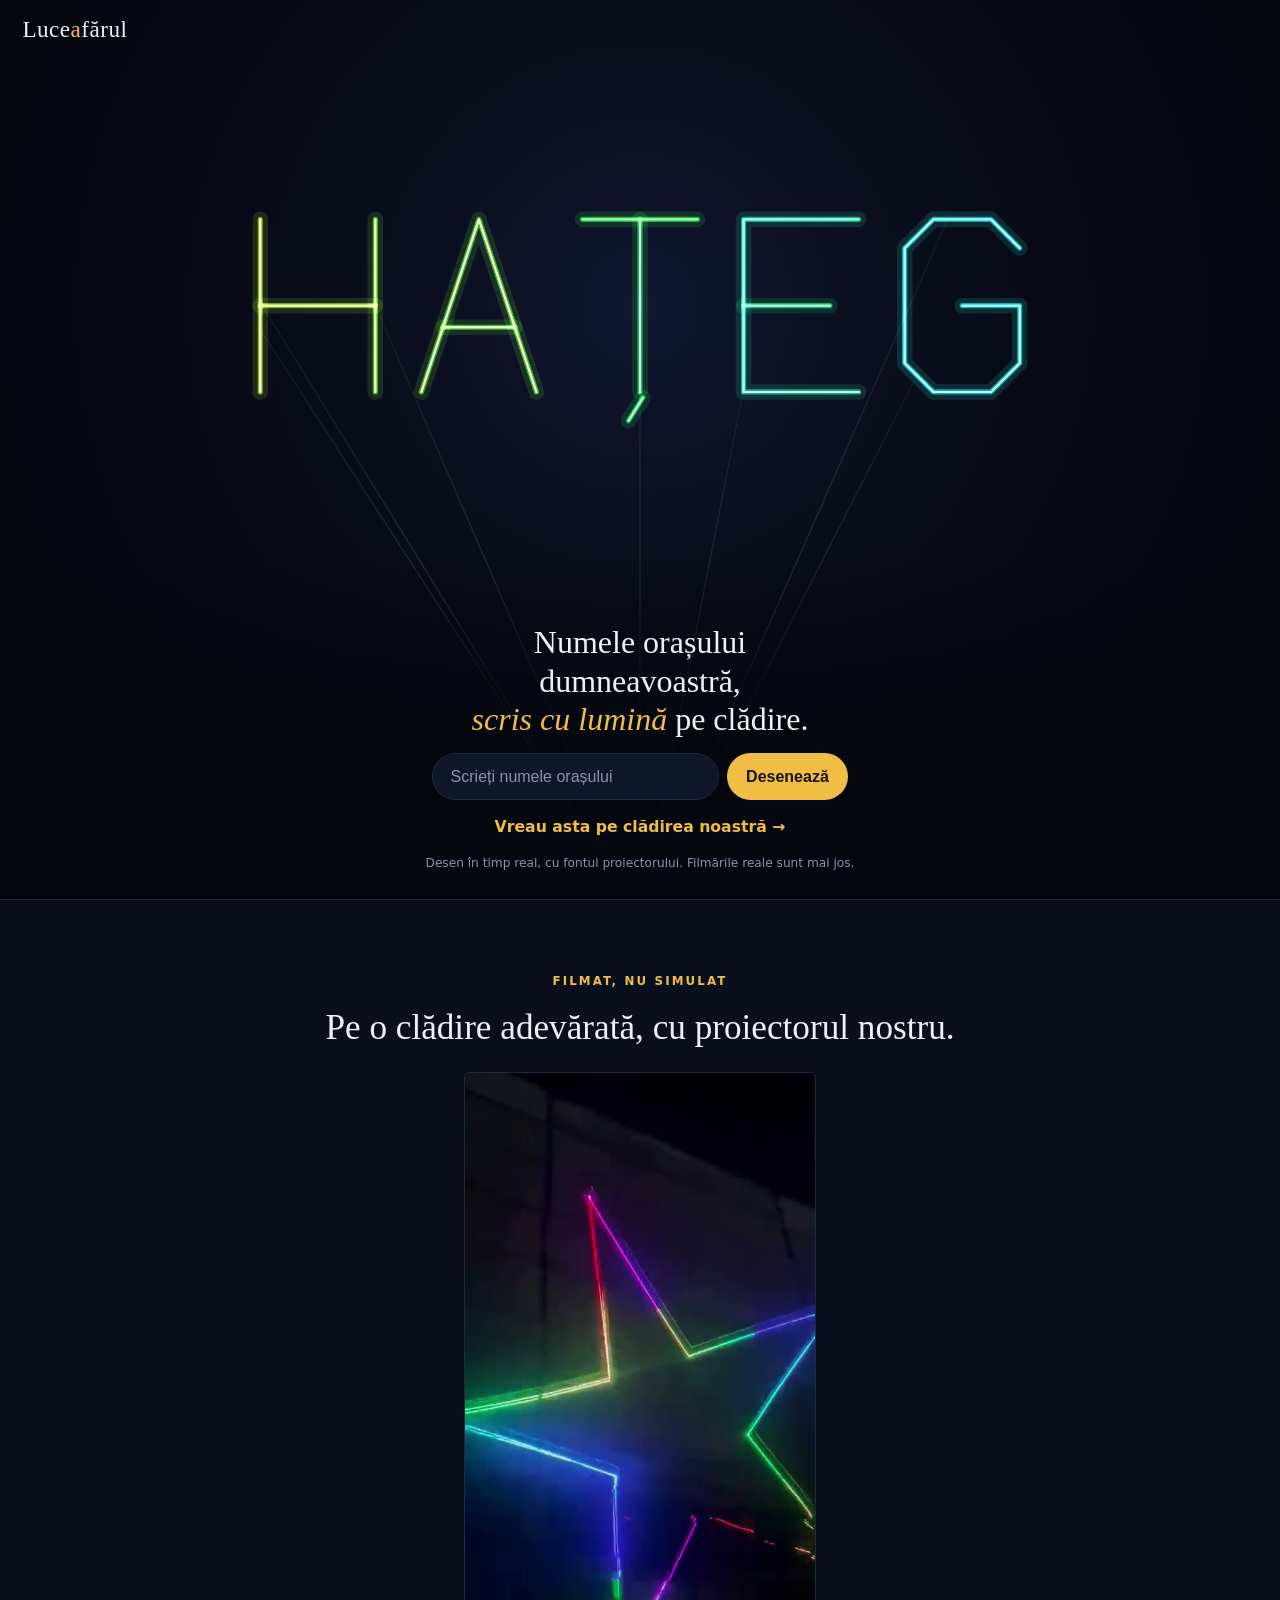
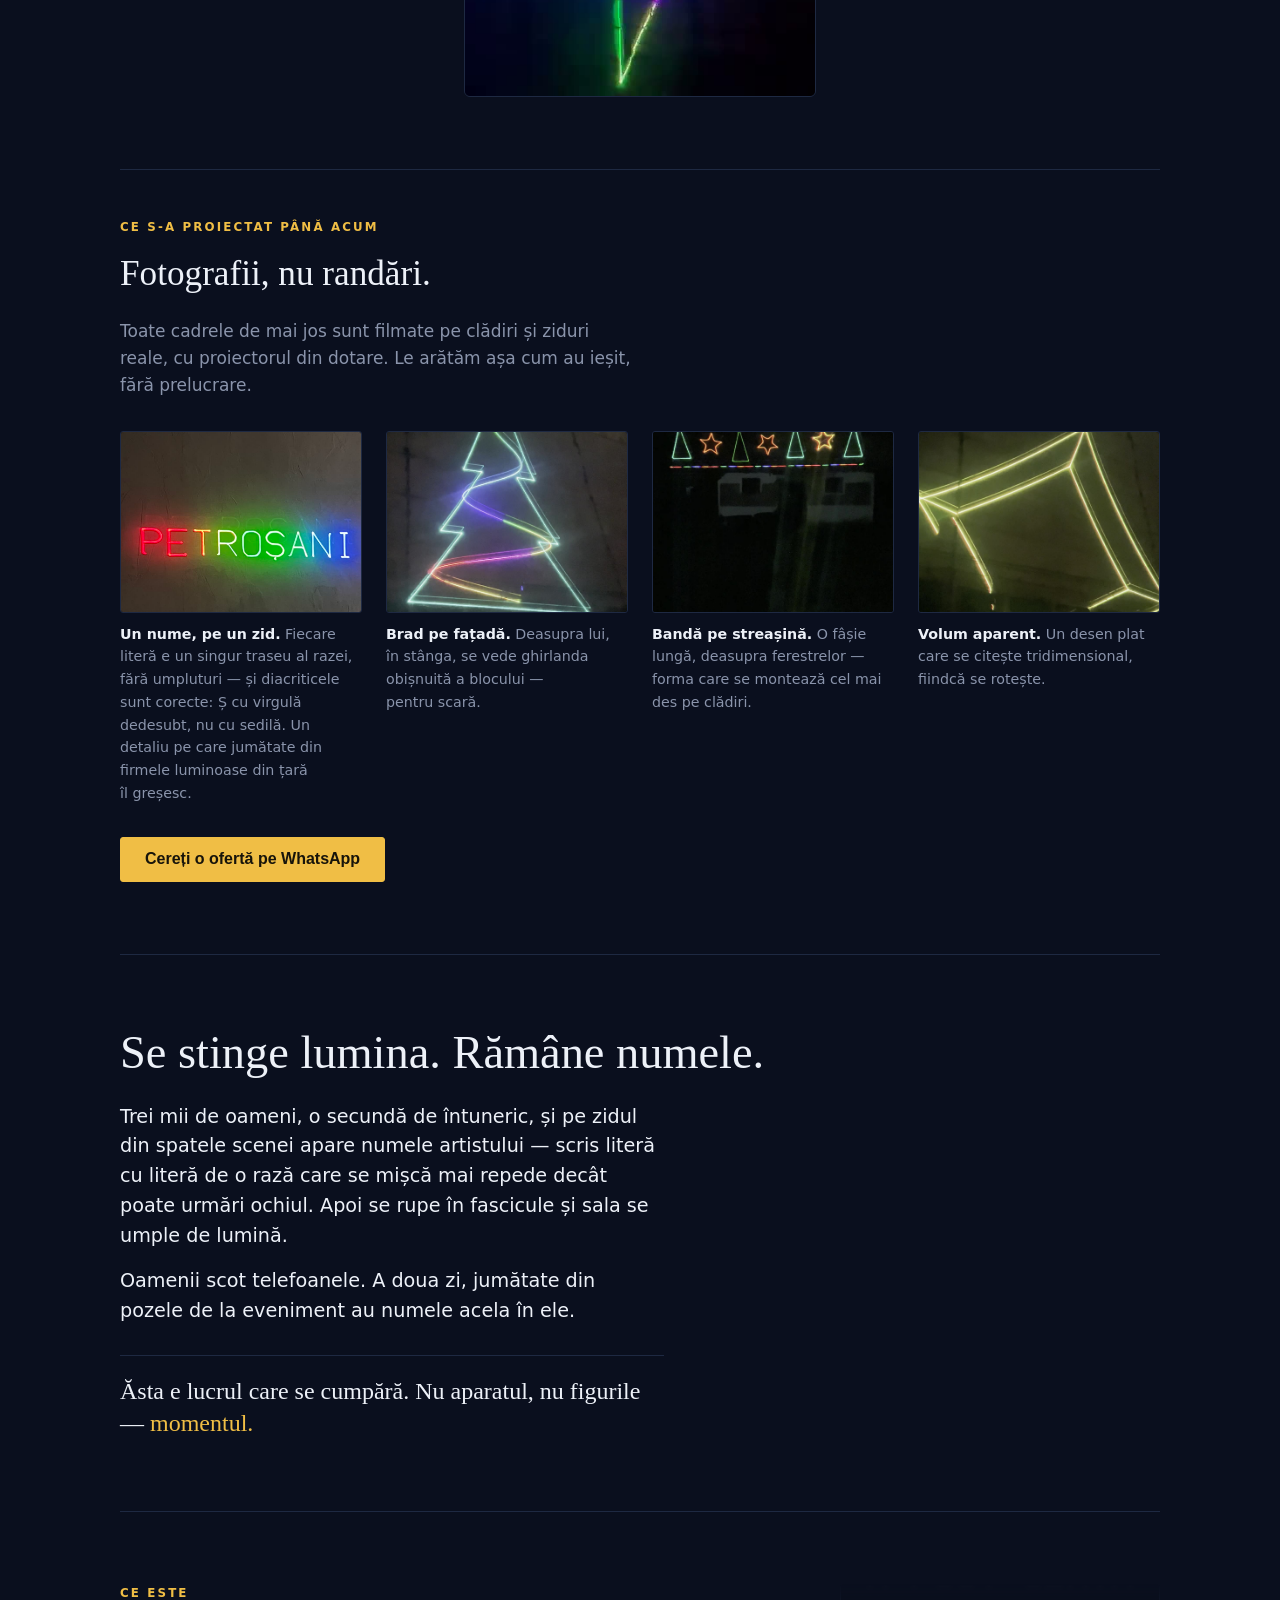
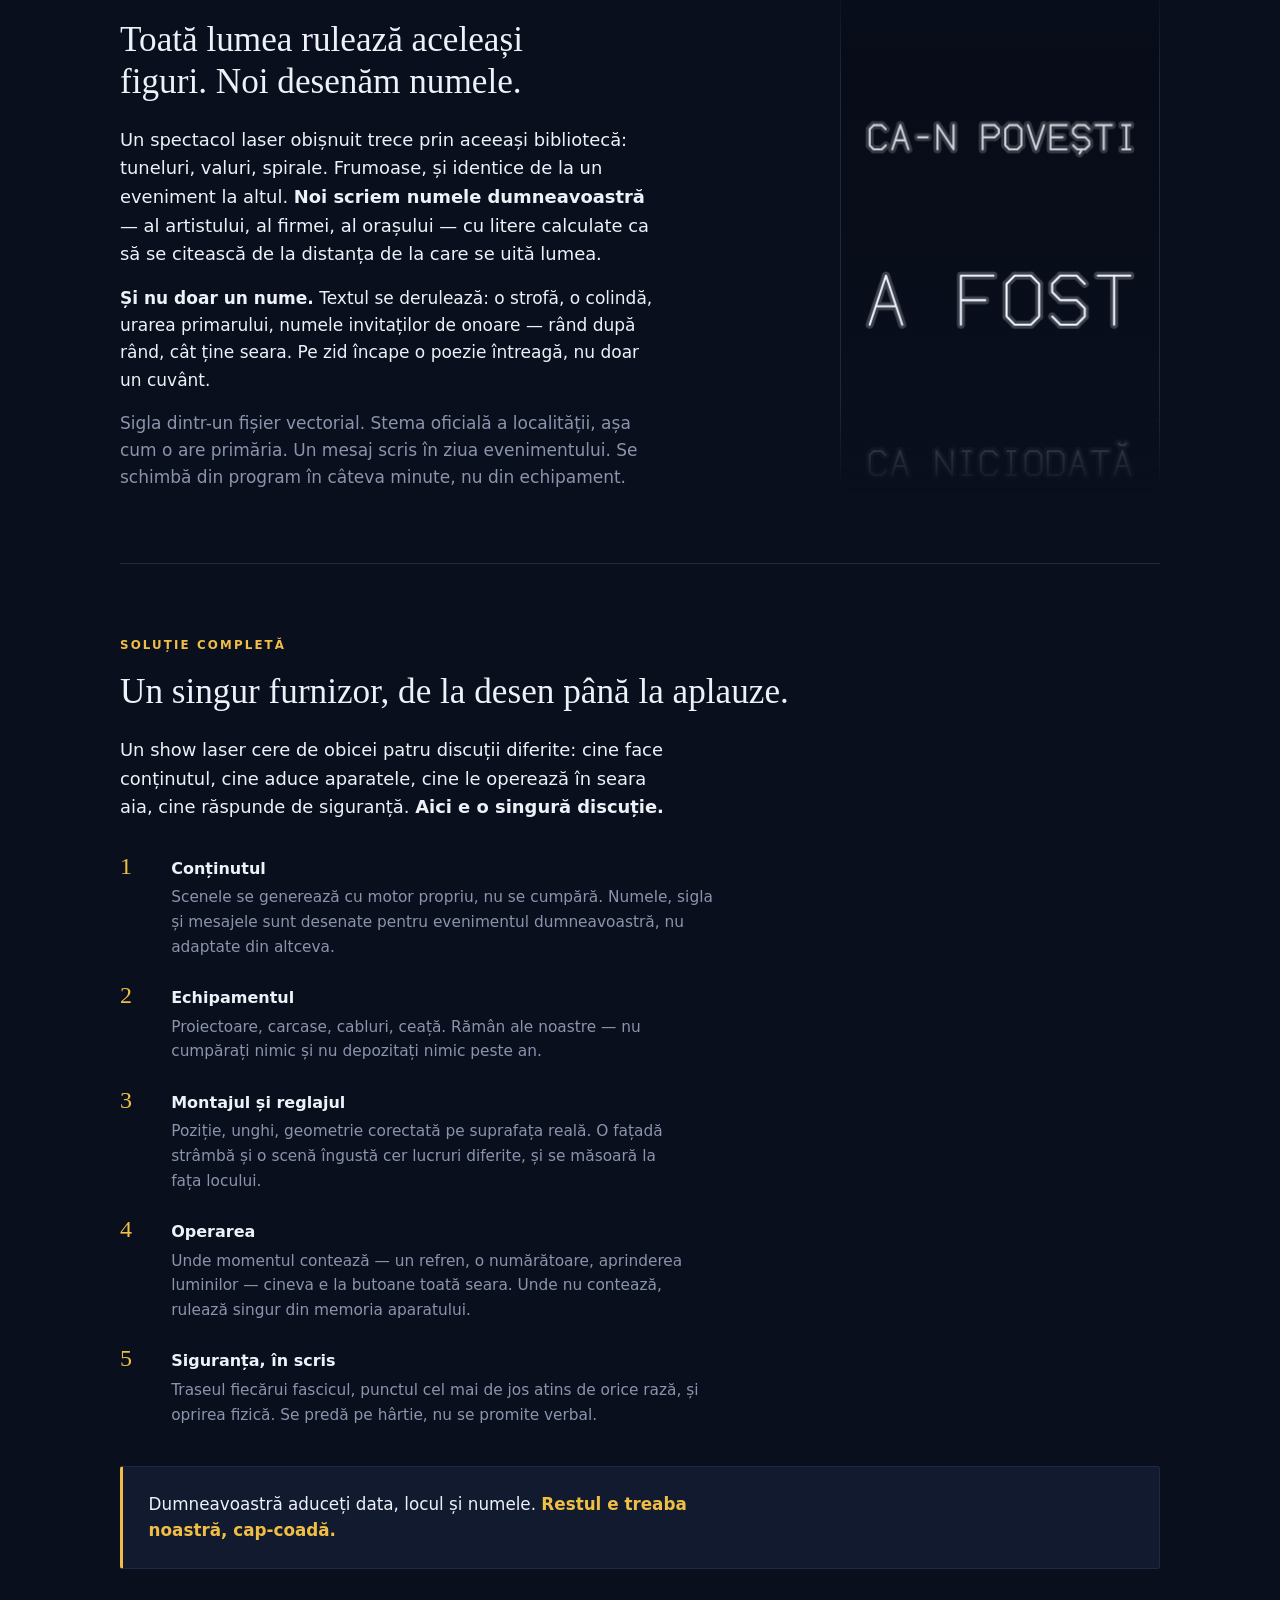
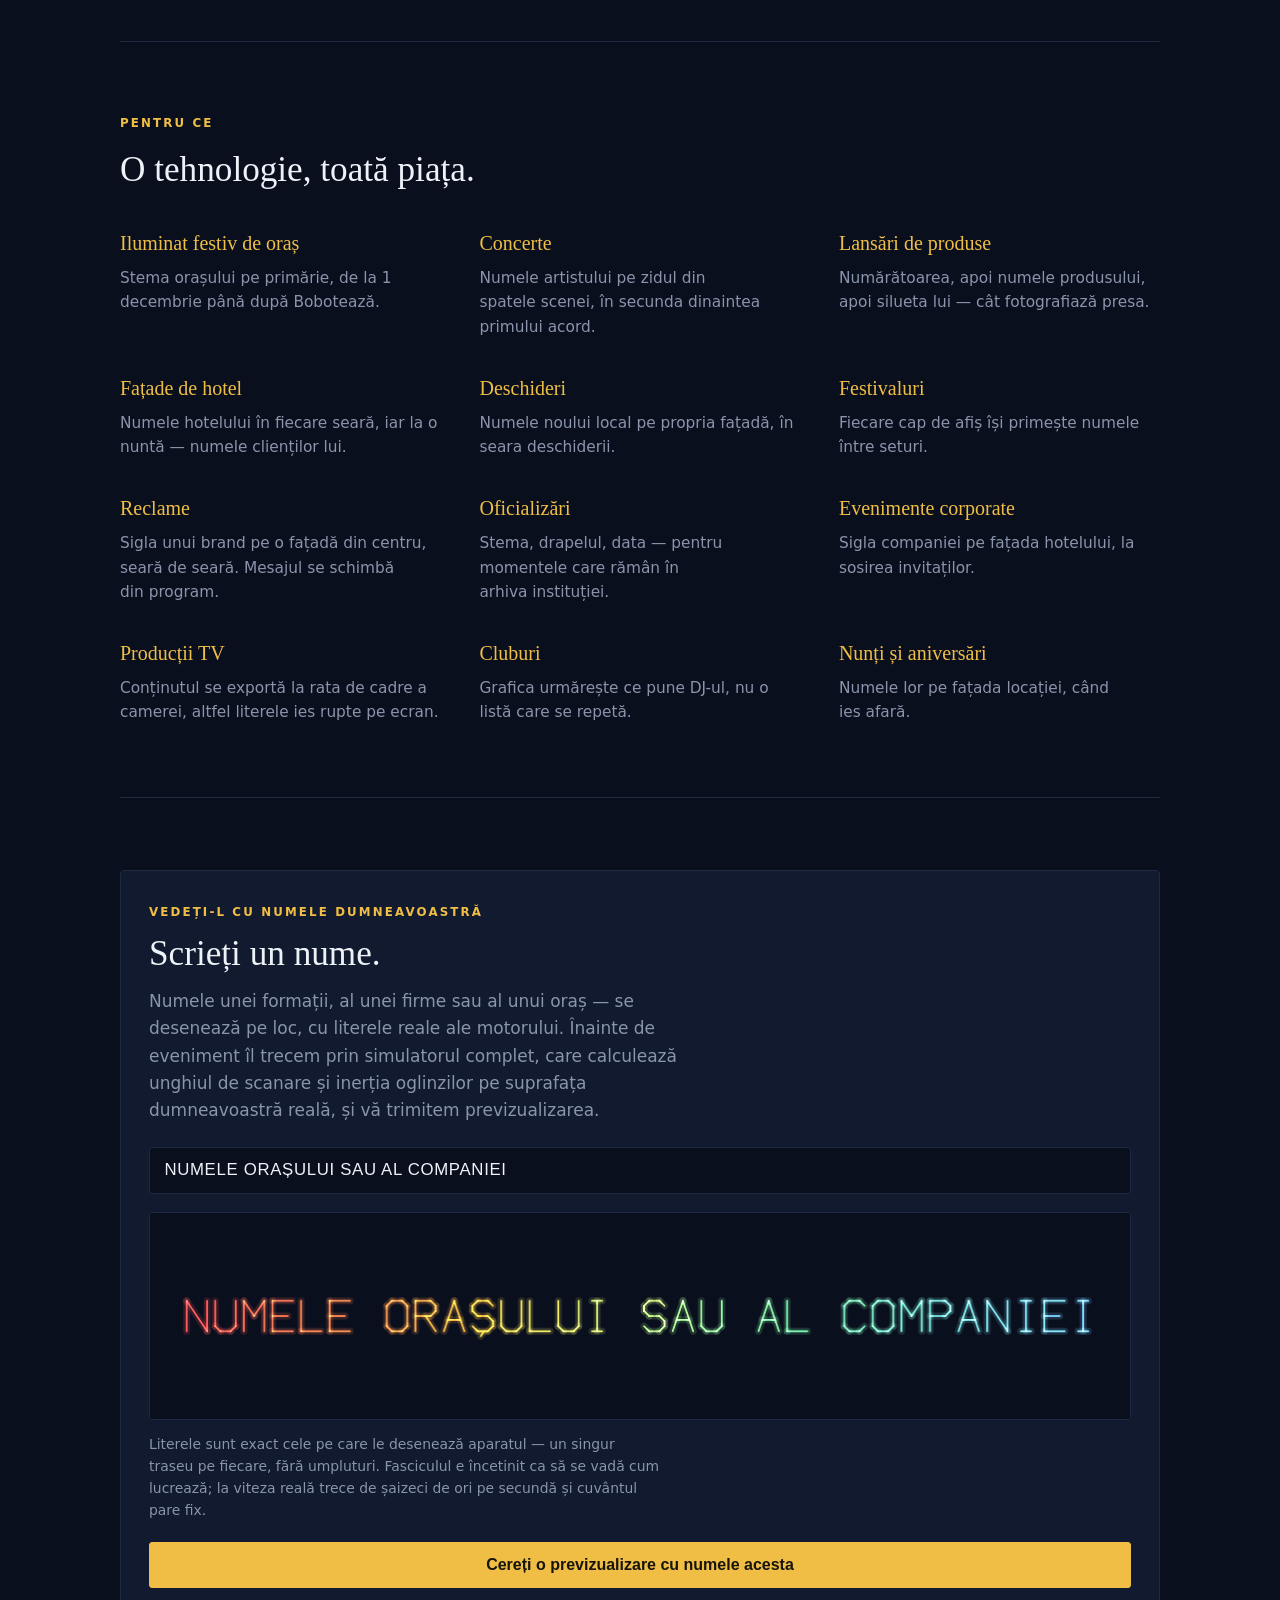
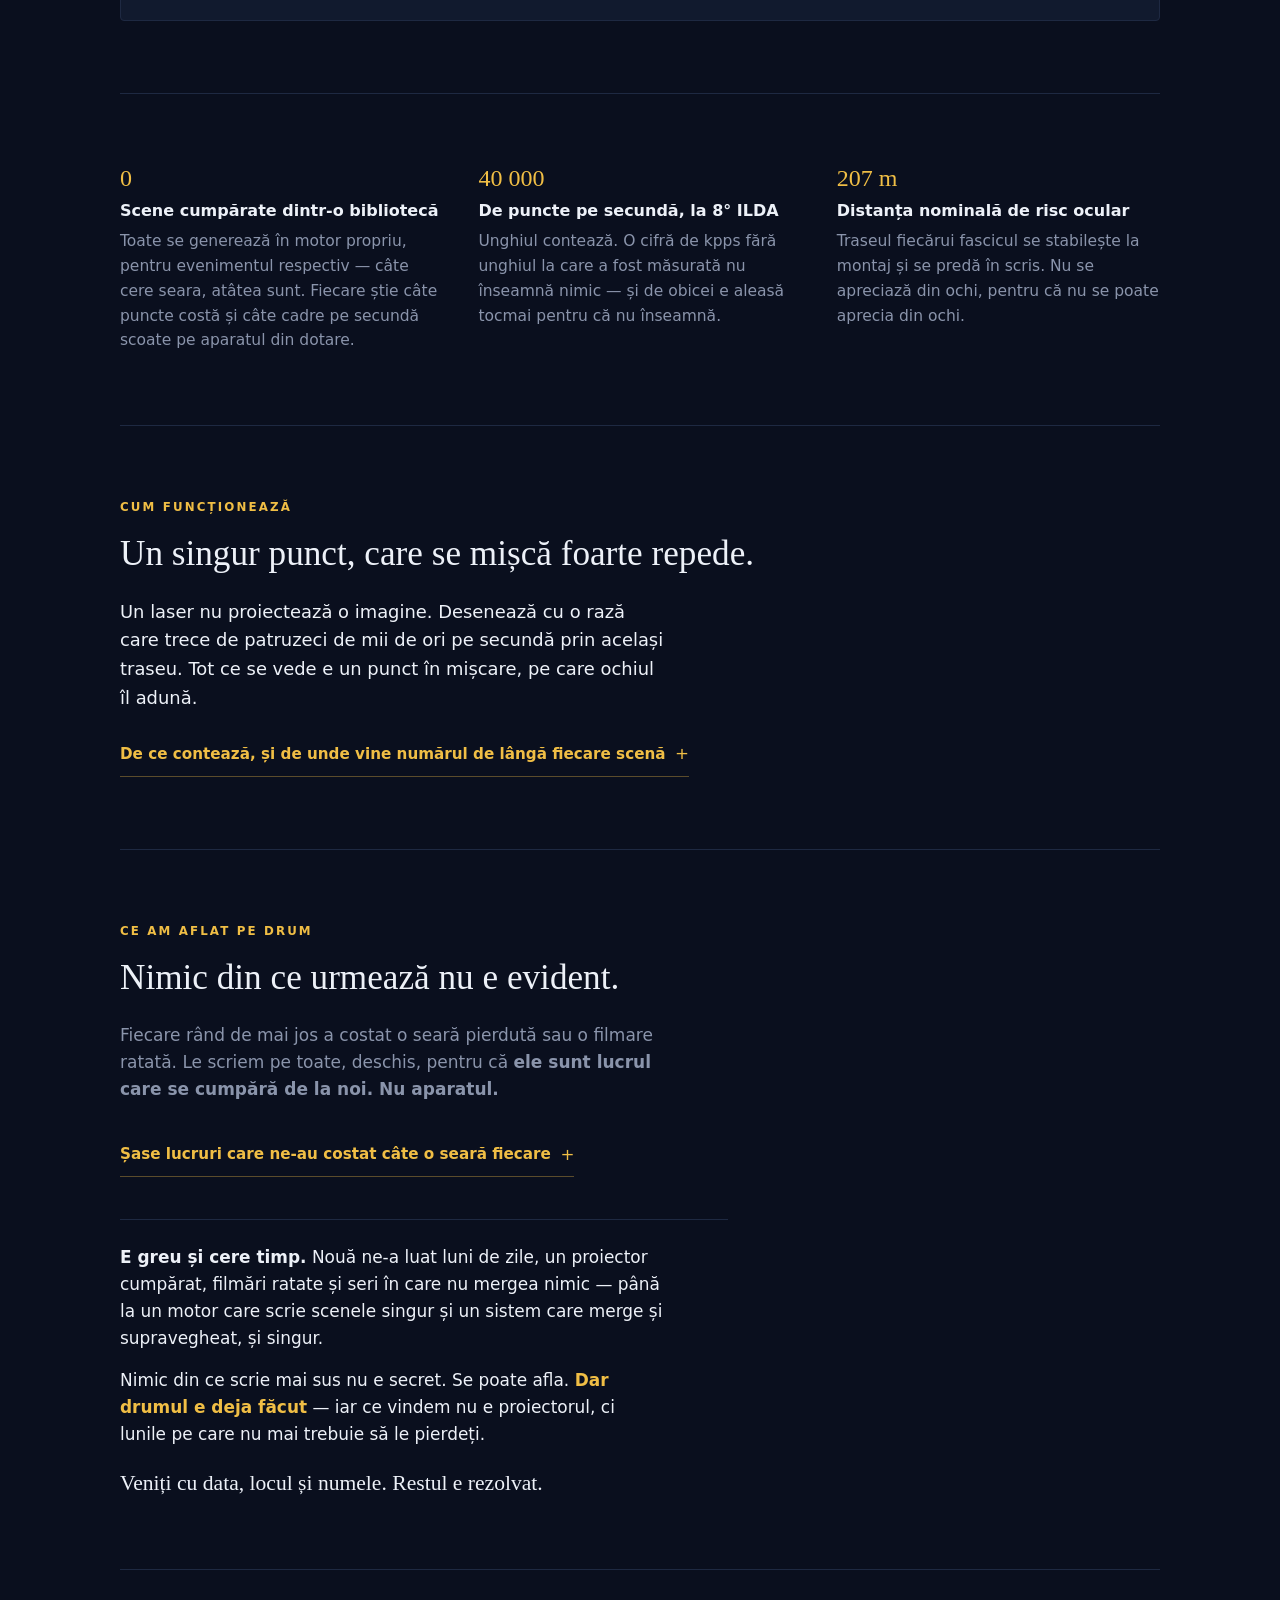
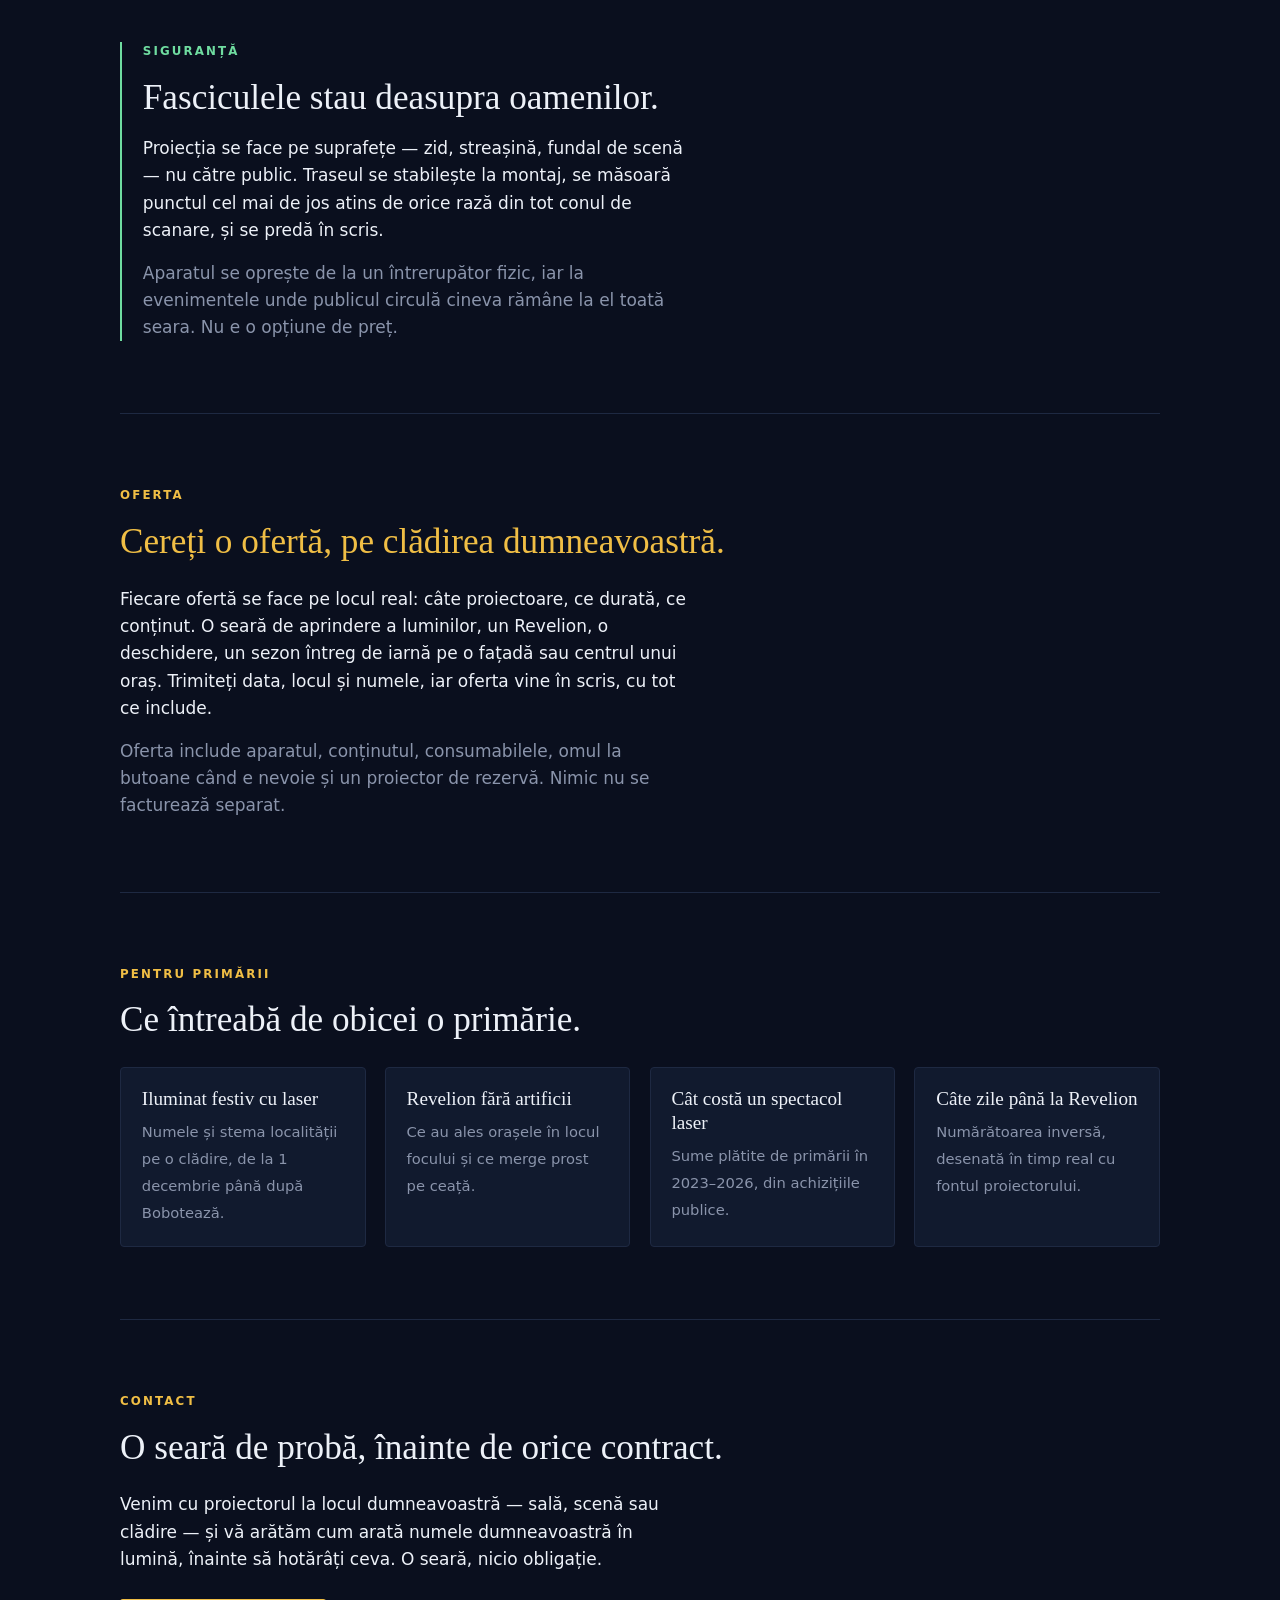
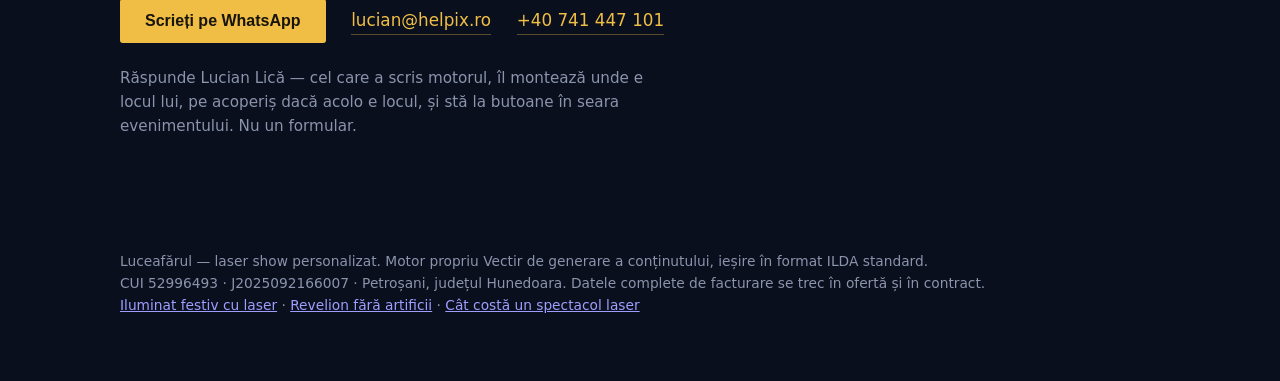
<file: index.html>
<!doctype html>
<html lang="ro">
<head>
<meta charset="utf-8">
<meta name="viewport" content="width=device-width, initial-scale=1">
<title>Laser show și iluminat festiv cu laser pentru orașe și evenimente | Luceafărul</title>
<meta name="description" content="Laser show personalizat și iluminat festiv cu laser: numele, sigla sau stema orașului desenate cu lumină pe clădiri. Pentru primării, concerte, festivaluri și Revelion fără artificii. Seară de probă înainte de contract.">
<link rel="canonical" href="https://vectir.ro/">
<meta property="og:type" content="website">
<meta property="og:locale" content="ro_RO">
<meta property="og:site_name" content="Luceafărul">
<meta property="og:title" content="Laser show și iluminat festiv cu laser | Luceafărul">
<meta property="og:description" content="Numele, sigla sau stema orașului, desenate cu laser pe clădiri. Seară de probă înainte de contract.">
<meta property="og:url" content="https://vectir.ro/">
<meta property="og:image" content="https://vectir.ro/img/nume.jpg">
<meta name="twitter:card" content="summary_large_image">
<script type="application/ld+json">{"@context": "https://schema.org", "@graph": [{"@type": "LocalBusiness", "@id": "https://vectir.ro/#firma", "name": "Luceafărul", "description": "Laser show personalizat și iluminat festiv cu laser: numele și stema orașului desenate pe clădiri.", "url": "https://vectir.ro/", "telephone": "+40741447101", "email": "lucian@helpix.ro", "image": "https://vectir.ro/img/nume.jpg", "address": {"@type": "PostalAddress", "addressLocality": "Petroșani", "addressRegion": "Hunedoara", "addressCountry": "RO"}, "areaServed": {"@type": "Country", "name": "România"}, "taxID": "52996493"}, {"@type": "WebSite", "@id": "https://vectir.ro/#site", "url": "https://vectir.ro/", "name": "Luceafărul", "inLanguage": "ro"}]}</script>
<link rel="stylesheet" href="style.css">
</head>
<body style="margin:0">

<header class="show">
  <canvas id="show" aria-hidden="true"></canvas>
  <p class="show-brand">Luce<span>a</span>fărul</p>
  <h1 class="visually-hidden">Luceafărul — numele orașului, scris cu laser pe clădire</h1>
  <div class="show-ui">
    <p class="show-line">Numele orașului dumneavoastră,<br><em>scris cu lumină</em> pe clădire.</p>
    <form class="show-try" id="tryForm" autocomplete="off">
      <label class="visually-hidden" for="tryName">Numele orașului</label>
      <input id="tryName" type="text" maxlength="18" placeholder="Scrieți numele orașului" enterkeyhint="go">
      <button type="submit">Desenează</button>
    </form>
    <a class="show-wa" id="tryWa" href="https://wa.me/40741447101?text=Bun%C4%83%20ziua.%20A%C8%99%20vrea%20numele%20ora%C8%99ului%20scris%20cu%20laser%20pe%20o%20cl%C4%83dire." rel="noopener">Vreau asta pe clădirea noastră →</a>
    <p class="show-note">Desen în timp real, cu fontul proiectorului. Filmările reale sunt mai jos.</p>
  </div>
</header>

<main class="shell">

  <section class="filmed">
    <p class="kicker">Filmat, nu simulat</p>
    <h2>Pe o clădire adevărată, cu proiectorul nostru.</h2>
    <video class="filmed-vid" src="img/show.mp4" poster="img/show-poster.jpg" autoplay muted loop playsinline preload="metadata"
      aria-label="Filmare reală: brad, Moș Crăciun, stea, casă și bandă festivă desenate cu laser pe o clădire"></video>
  </section>

  <section class="first-look">
    <p class="kicker">Ce s-a proiectat până acum</p>
    <h2>Fotografii, nu randări.</h2>
    <p class="muted">Toate cadrele de mai jos sunt filmate pe clădiri și ziduri reale, cu
      proiectorul din dotare. Le arătăm așa cum au ieșit, fără prelucrare.</p>
    <div class="plates">
      <figure>
        <img src="img/nume.jpg" alt="Numele PETROȘANI desenat cu laser pe un zid">
        <figcaption><b>Un nume, pe un zid.</b> Fiecare literă e un singur traseu al razei, fără
          umpluturi — și diacriticele sunt corecte: Ș cu virgulă dedesubt, nu cu sedilă. Un detaliu
          pe care jumătate din firmele luminoase din țară îl greșesc.</figcaption>
      </figure>
      <figure>
        <img src="img/brad.jpg" alt="Brad de Crăciun desenat cu laser pe fațada unei clădiri">
        <figcaption><b>Brad pe fațadă.</b> Deasupra lui, în stânga, se vede ghirlanda obișnuită a
          blocului — pentru scară.</figcaption>
      </figure>
      <figure>
        <img src="img/banda.jpg" alt="Bandă cu brazi și stele, proiectată pe muchia unui acoperiș">
        <figcaption><b>Bandă pe streașină.</b> O fâșie lungă, deasupra ferestrelor — forma care se
          montează cel mai des pe clădiri.</figcaption>
      </figure>
      <figure>
        <img src="img/cub.jpg" alt="Cub tridimensional desenat cu laser pe un perete">
        <figcaption><b>Volum aparent.</b> Un desen plat care se citește tridimensional, fiindcă
          se rotește.</figcaption>
      </figure>
    </div>
      <p style="margin-top:2rem"><a class="go" href="https://wa.me/40741447101?text=Bun%C4%83%20ziua%2C%20a%C8%99%20vrea%20o%20ofert%C4%83%20pentru%20un%20laser%20show." rel="noopener">Cereți o ofertă pe WhatsApp</a></p>
  </section>

  <section class="scene">
    <h2>Se stinge lumina. Rămâne numele.</h2>
    <p class="lead">Trei mii de oameni, o secundă de întuneric, și pe zidul din spatele scenei
      apare numele artistului — scris literă cu literă de o rază care se mișcă mai repede decât
      poate urmări ochiul. Apoi se rupe în fascicule și sala se umple de lumină.</p>
    <p class="lead">Oamenii scot telefoanele. A doua zi, jumătate din pozele de la eveniment au
      numele acela în ele.</p>
    <p class="punch">Ăsta e lucrul care se cumpără. Nu aparatul, nu figurile — <strong>momentul.</strong></p>
  </section>

  <section class="what">
    <div>
    <p class="kicker">Ce este</p>
    <h2>Toată lumea rulează aceleași figuri. Noi desenăm numele.</h2>
    <p class="lead">Un spectacol laser obișnuit trece prin aceeași bibliotecă: tuneluri, valuri,
      spirale. Frumoase, și identice de la un eveniment la altul.
      <strong>Noi scriem numele dumneavoastră</strong> — al artistului, al firmei, al orașului —
      cu litere calculate ca să se citească de la distanța de la care se uită lumea.</p>
    <p><strong>Și nu doar un nume.</strong> Textul se derulează: o strofă, o colindă, urarea
      primarului, numele invitaților de onoare — rând după rând, cât ține seara. Pe zid încape
      o poezie întreagă, nu doar un cuvânt.</p>
    <p class="muted">Sigla dintr-un fișier vectorial. Stema oficială a localității, așa cum o are
      primăria. Un mesaj scris în ziua evenimentului. Se schimbă din program în câteva minute, nu
      din echipament.</p>
    </div>
    <canvas id="verse" aria-hidden="true"></canvas>
  </section>

  <section>
    <p class="kicker">Soluție completă</p>
    <h2>Un singur furnizor, de la desen până la aplauze.</h2>
    <p class="lead">Un show laser cere de obicei patru discuții diferite: cine face conținutul, cine
      aduce aparatele, cine le operează în seara aia, cine răspunde de siguranță.
      <strong>Aici e o singură discuție.</strong></p>
    <ol class="chain">
      <li><div>
        <h3>Conținutul</h3>
        <p>Scenele se generează cu motor propriu, nu se cumpără. Numele, sigla și mesajele sunt
          desenate pentru evenimentul dumneavoastră, nu adaptate din altceva.</p>
      </div></li>
      <li><div>
        <h3>Echipamentul</h3>
        <p>Proiectoare, carcase, cabluri, ceață. Rămân ale noastre — nu cumpărați nimic și nu
          depozitați nimic peste an.</p>
      </div></li>
      <li><div>
        <h3>Montajul și reglajul</h3>
        <p>Poziție, unghi, geometrie corectată pe suprafața reală. O fațadă strâmbă și o scenă
          îngustă cer lucruri diferite, și se măsoară la fața locului.</p>
      </div></li>
      <li><div>
        <h3>Operarea</h3>
        <p>Unde momentul contează — un refren, o numărătoare, aprinderea luminilor — cineva e la
          butoane toată seara. Unde nu contează, rulează singur din memoria aparatului.</p>
      </div></li>
      <li><div>
        <h3>Siguranța, în scris</h3>
        <p>Traseul fiecărui fascicul, punctul cel mai de jos atins de orice rază, și oprirea
          fizică. Se predă pe hârtie, nu se promite verbal.</p>
      </div></li>
    </ol>
    <div class="whole">
      <p>Dumneavoastră aduceți data, locul și numele.
        <strong>Restul e treaba noastră, cap-coadă.</strong></p>
    </div>
  </section>

  <section>
    <p class="kicker">Pentru ce</p>
    <h2>O tehnologie, toată piața.</h2>
    <div class="uses">
      <div><h3>Iluminat festiv de oraș</h3><p>Stema orașului pe primărie, de la 1 decembrie
        până după Bobotează.</p></div>
      <div><h3>Concerte</h3><p>Numele artistului pe zidul din spatele scenei, în secunda
        dinaintea primului acord.</p></div>
      <div><h3>Lansări de produse</h3><p>Numărătoarea, apoi numele produsului, apoi silueta lui
        — cât fotografiază presa.</p></div>
      <div><h3>Fațade de hotel</h3><p>Numele hotelului în fiecare seară, iar la o nuntă — numele
        clienților lui.</p></div>
      <div><h3>Deschideri</h3><p>Numele noului local pe propria fațadă, în seara deschiderii.</p></div>
      <div><h3>Festivaluri</h3><p>Fiecare cap de afiș își primește numele între seturi.</p></div>
      <div><h3>Reclame</h3><p>Sigla unui brand pe o fațadă din centru, seară de seară. Mesajul se
        schimbă din program.</p></div>
      <div><h3>Oficializări</h3><p>Stema, drapelul, data — pentru momentele care rămân în arhiva
        instituției.</p></div>
      <div><h3>Evenimente corporate</h3><p>Sigla companiei pe fațada hotelului, la sosirea
        invitaților.</p></div>
      <div><h3>Producții TV</h3><p>Conținutul se exportă la rata de cadre a camerei, altfel literele
        ies rupte pe ecran.</p></div>
      <div><h3>Cluburi</h3><p>Grafica urmărește ce pune DJ-ul, nu o listă care se repetă.</p></div>
      <div><h3>Nunți și aniversări</h3><p>Numele lor pe fațada locației, când ies afară.</p></div>
    </div>
  </section>

  <section>
    <div class="demo">
      <p class="kicker" style="margin-bottom:.7rem">Vedeți-l cu numele dumneavoastră</p>
      <h2 style="margin-bottom:.8rem">Scrieți un nume.</h2>
      <p class="muted" style="margin:0">Numele unei formații, al unei firme sau al unui oraș — se
        desenează pe loc, cu literele reale ale motorului. Înainte de eveniment îl trecem prin
        simulatorul complet, care calculează unghiul de scanare și inerția oglinzilor pe suprafața
        dumneavoastră reală, și vă trimitem previzualizarea.</p>
      <div class="demo-row">
        <label for="oras" style="position:absolute;left:-9999px">Numele de proiectat</label>
        <input id="oras" type="text" value="NUMELE ORAȘULUI SAU AL COMPANIEI" maxlength="40" autocomplete="off" placeholder="Nume, formație, oraș">
      </div>
      <canvas id="sim" aria-label="Simulare: numele scris de un fascicul laser"></canvas>
      <p class="simnote">Literele sunt exact cele pe care le desenează aparatul — un singur traseu
        pe fiecare, fără umpluturi. Fasciculul e încetinit ca să se vadă cum lucrează; la viteza
        reală trece de șaizeci de ori pe secundă și cuvântul pare fix.</p>
      <div class="demo-row" style="margin-top:1.3rem">
        <a class="go" id="go" href="https://wa.me/40741447101" rel="noopener">Cereți o previzualizare cu numele acesta</a>
      </div>
    </div>
  </section>

  <section>
    <div class="claims">
      <div><span class="n">0</span><h3>Scene cumpărate dintr-o bibliotecă</h3>
        <p>Toate se generează în motor propriu, pentru evenimentul respectiv — câte cere seara,
          atâtea sunt. Fiecare știe câte puncte costă și câte cadre pe secundă scoate pe aparatul
          din dotare.</p></div>
      <div><span class="n">40 000</span><h3>De puncte pe secundă, la 8° ILDA</h3>
        <p>Unghiul contează. O cifră de kpps fără unghiul la care a fost măsurată nu înseamnă
          nimic — și de obicei e aleasă tocmai pentru că nu înseamnă.</p></div>
      <div><span class="n">207 m</span><h3>Distanța nominală de risc ocular</h3>
        <p>Traseul fiecărui fascicul se stabilește la montaj și se predă în scris. Nu se apreciază
          din ochi, pentru că nu se poate aprecia din ochi.</p></div>
    </div>
  </section>

  <section>
    <p class="kicker">Cum funcționează</p>
    <h2>Un singur punct, care se mișcă foarte repede.</h2>
    <p class="lead">Un laser nu proiectează o imagine. Desenează cu o rază care trece de patruzeci
      de mii de ori pe secundă prin același traseu. Tot ce se vede e un punct în mișcare, pe care
      ochiul îl adună.</p>
    <details class="lessons-fold" style="margin-top:1.2rem">
      <summary>De ce contează, și de unde vine numărul de lângă fiecare scenă</summary>
    <p style="margin-top:1.4rem">Din asta decurge totul. Dacă traseul e prea lung, raza se întoarce prea rar și imaginea
      pâlpâie. <strong>Nu dispare o parte din desen — se strică tot.</strong> Iar saltul stins
      dintre două figuri costă exact cât desenatul, fiindcă oglinda tot trebuie să ajungă acolo.</p>
    <p class="muted">De aceea fiecare scenă are un număr lângă ea. Una de 2 072 de puncte are nevoie
      de trei proiectoare ca să nu pâlpâie. Una de 318 merge pe unul singur și mai rămâne loc de
      trei ori pe atât. Diferența nu se vede în simulator — se vede în seara evenimentului, în fața
      oamenilor.</p>
    </details>
  </section>

  <section>
    <p class="kicker">Ce am aflat pe drum</p>
    <h2>Nimic din ce urmează nu e evident.</h2>
    <p class="muted">Fiecare rând de mai jos a costat o seară pierdută sau o filmare ratată. Le
      scriem pe toate, deschis, pentru că <strong>ele sunt lucrul care se cumpără de la noi. Nu
      aparatul.</strong></p>

    <details class="lessons-fold">
      <summary>Șase lucruri care ne-au costat câte o seară fiecare</summary>
    <dl class="lessons">
      <div><dt>Negrul nu se poate desena.</dt>
        <dd>Stema Petroșaniului are ciocane negre în blazon. Un laser adaugă lumină, nu poate
          scoate. Ciocanele ies aurii — și scrie asta în documentație, pentru că un client care
          descoperă singur o abatere nedeclarată nu mai crede nimic din rest.</dd></div>
      <div><dt>Aurul moare înaintea roșului.</dt>
        <dd>Fiecare diodă are alt prag de emisie. Coborâți puterea și componenta verde a auriului
          se stinge prima: sigla iese roșie și pare defect de aparat.</dd></div>
      <div><dt>Carcasa nu e pentru frig, e pentru căldură.</dt>
        <dd>Proiectorul produce vreo șaptezeci de waţi și se răcește cu ventilatoare. Sigilat etanș
          într-o cutie, se oprește termic în a treia seară. Iar geamul se montează înclinat, altfel
          reflexia se întoarce în optică.</dd></div>
      <div><dt>Zăpada e cel mai scump lucru de desenat.</dt>
        <dd>Fiecare fulg e un punct izolat, iar după fiecare salt stins oglinda are nevoie de timp
          să se așeze. Șase fulgi costă cât o casă întreagă. Se desenează trei, și arată la fel.</dd></div>
      <div><dt>Reacția la muzică nu poate fi un fișier.</dt>
        <dd>Un show care urmărește basul nu produce de două ori același cadru, deci nu se poate
          salva dinainte. Se generează în timp real, în seara aia, din sunetul din sală.</dd></div>
      <div><dt>Camera trebuie să prindă un cadru întreg.</dt>
        <dd>Dacă obturatorul e mai scurt decât un cadru laser, literele ies rupte — iar filmarea
          arată a instalație defectă, deși pe zid totul era întreg.</dd></div>
    </dl>
    </details>

    <div class="close">
      <p><b>E greu și cere timp.</b> Nouă ne-a luat luni de zile, un proiector cumpărat, filmări
        ratate și seri în care nu mergea nimic — până la un motor care scrie scenele singur și un
        sistem care merge și supravegheat, și singur.</p>
      <p>Nimic din ce scrie mai sus nu e secret. Se poate afla. <strong>Dar drumul e deja
        făcut</strong> — iar ce vindem nu e proiectorul, ci lunile pe care nu mai trebuie să le
        pierdeți.</p>
      <p class="last">Veniți cu data, locul și numele. Restul e rezolvat.</p>
    </div>
  </section>


  <section>
    <div class="safety">
      <p class="kicker" style="color:var(--pine)">Siguranță</p>
      <h2>Fasciculele stau deasupra oamenilor.</h2>
      <p>Proiecția se face pe suprafețe — zid, streașină, fundal de scenă — nu către public.
        Traseul se stabilește la montaj, se măsoară punctul cel mai de jos atins de orice rază din
        tot conul de scanare, și se predă în scris.</p>
      <p class="muted">Aparatul se oprește de la un întrerupător fizic, iar la evenimentele unde
        publicul circulă cineva rămâne la el toată seara. Nu e o opțiune de preț.</p>
    </div>
  </section>

  <section class="price">
    <p class="kicker">Oferta</p>
    <h2>Cereți o ofertă, pe clădirea dumneavoastră.</h2>
    <p>Fiecare ofertă se face pe locul real: câte proiectoare, ce durată, ce conținut. O seară de
      aprindere a luminilor, un Revelion, o deschidere, un sezon întreg de iarnă pe o fațadă sau
      centrul unui oraș. Trimiteți data, locul și numele, iar oferta vine în scris, cu tot ce include.</p>
    <p class="muted">Oferta include aparatul, conținutul, consumabilele, omul la butoane când e
      nevoie și un proiector de rezervă. Nimic nu se facturează separat.</p>
  </section>

  <section>
    <p class="kicker">Pentru primării</p>
    <h2>Ce întreabă de obicei o primărie.</h2>
    <div class="more">
      <a href="/iluminat-festiv-laser/"><b>Iluminat festiv cu laser</b><span>Numele și stema localității pe o clădire, de la 1 decembrie până după Bobotează.</span></a>
      <a href="/alternativa-artificii/"><b>Revelion fără artificii</b><span>Ce au ales orașele în locul focului și ce merge prost pe ceață.</span></a>
      <a href="/cat-costa-spectacol-laser/"><b>Cât costă un spectacol laser</b><span>Sume plătite de primării în 2023–2026, din achizițiile publice.</span></a>
      <a href="/revelion/"><b>Câte zile până la Revelion</b><span>Numărătoarea inversă, desenată în timp real cu fontul proiectorului.</span></a>
    </div>
  </section>

  <section class="contact">
    <p class="kicker">Contact</p>
    <h2>O seară de probă, înainte de orice contract.</h2>
    <p>Venim cu proiectorul la locul dumneavoastră — sală, scenă sau clădire — și vă arătăm cum
      arată numele dumneavoastră în lumină, înainte să hotărâți ceva. O seară, nicio obligație.</p>
    <div class="reach">
      <a class="go" href="https://wa.me/40741447101?text=Bun%C4%83%20ziua%2C%20a%C8%99%20vrea%20detalii%20despre%20un%20laser%20show."
         rel="noopener">Scrieți pe WhatsApp</a>
      <a href="mailto:lucian@helpix.ro?subject=Luceaf%C4%83rul%20%E2%80%94%20cerere%20de%20informa%C8%9Bii">lucian@helpix.ro</a>
      <a href="tel:+40741447101">+40 741 447 101</a>
    </div>
    <p class="who">Răspunde Lucian Lică — cel care a scris motorul, îl montează unde e locul
      lui, pe acoperiș dacă acolo e locul, și stă la butoane în seara evenimentului.
      Nu un formular.</p>
  </section>

  <footer>
    Luceafărul — laser show personalizat. Motor propriu Vectir de generare a conținutului,
    ieșire în format ILDA standard.<br>
    CUI 52996493 · J2025092166007 · Petroșani, județul Hunedoara.
    Datele complete de facturare se trec în ofertă și în contract.<br>
    <a href="/iluminat-festiv-laser/">Iluminat festiv cu laser</a> · <a href="/alternativa-artificii/">Revelion fără artificii</a> · <a href="/cat-costa-spectacol-laser/">Cât costă un spectacol laser</a>
  </footer>

</main>

<a class="wa-float" href="https://wa.me/40741447101?text=Bun%C4%83%20ziua%2C%20a%C8%99%20vrea%20o%20ofert%C4%83%20pentru%20un%20laser%20show." rel="noopener" aria-label="Scrieți-ne pe WhatsApp">WhatsApp</a>

<script>
  // Reduced motion: keep the footage on its first frame instead of looping it.
  if (matchMedia('(prefers-reduced-motion: reduce)').matches) {
    const v = document.querySelector('.filmed-vid'); if (v) { v.removeAttribute('autoplay'); v.pause(); }
  }
</script>
<script src="glyphs.js"></script>
<script src="show.js"></script>
<script src="verse.js"></script>
<script src="sim.js"></script>
<script src="link.js"></script>
<script src="/wa.js?v=5"></script>
<!-- Cloudflare Web Analytics --><script type='module' src='https://static.cloudflareinsights.com/beacon.min.js' data-cf-beacon='{"token": "c10756ce93a645f2bd230e4c76122468"}'></script><!-- End Cloudflare Web Analytics -->
</body>
</html>
</file>
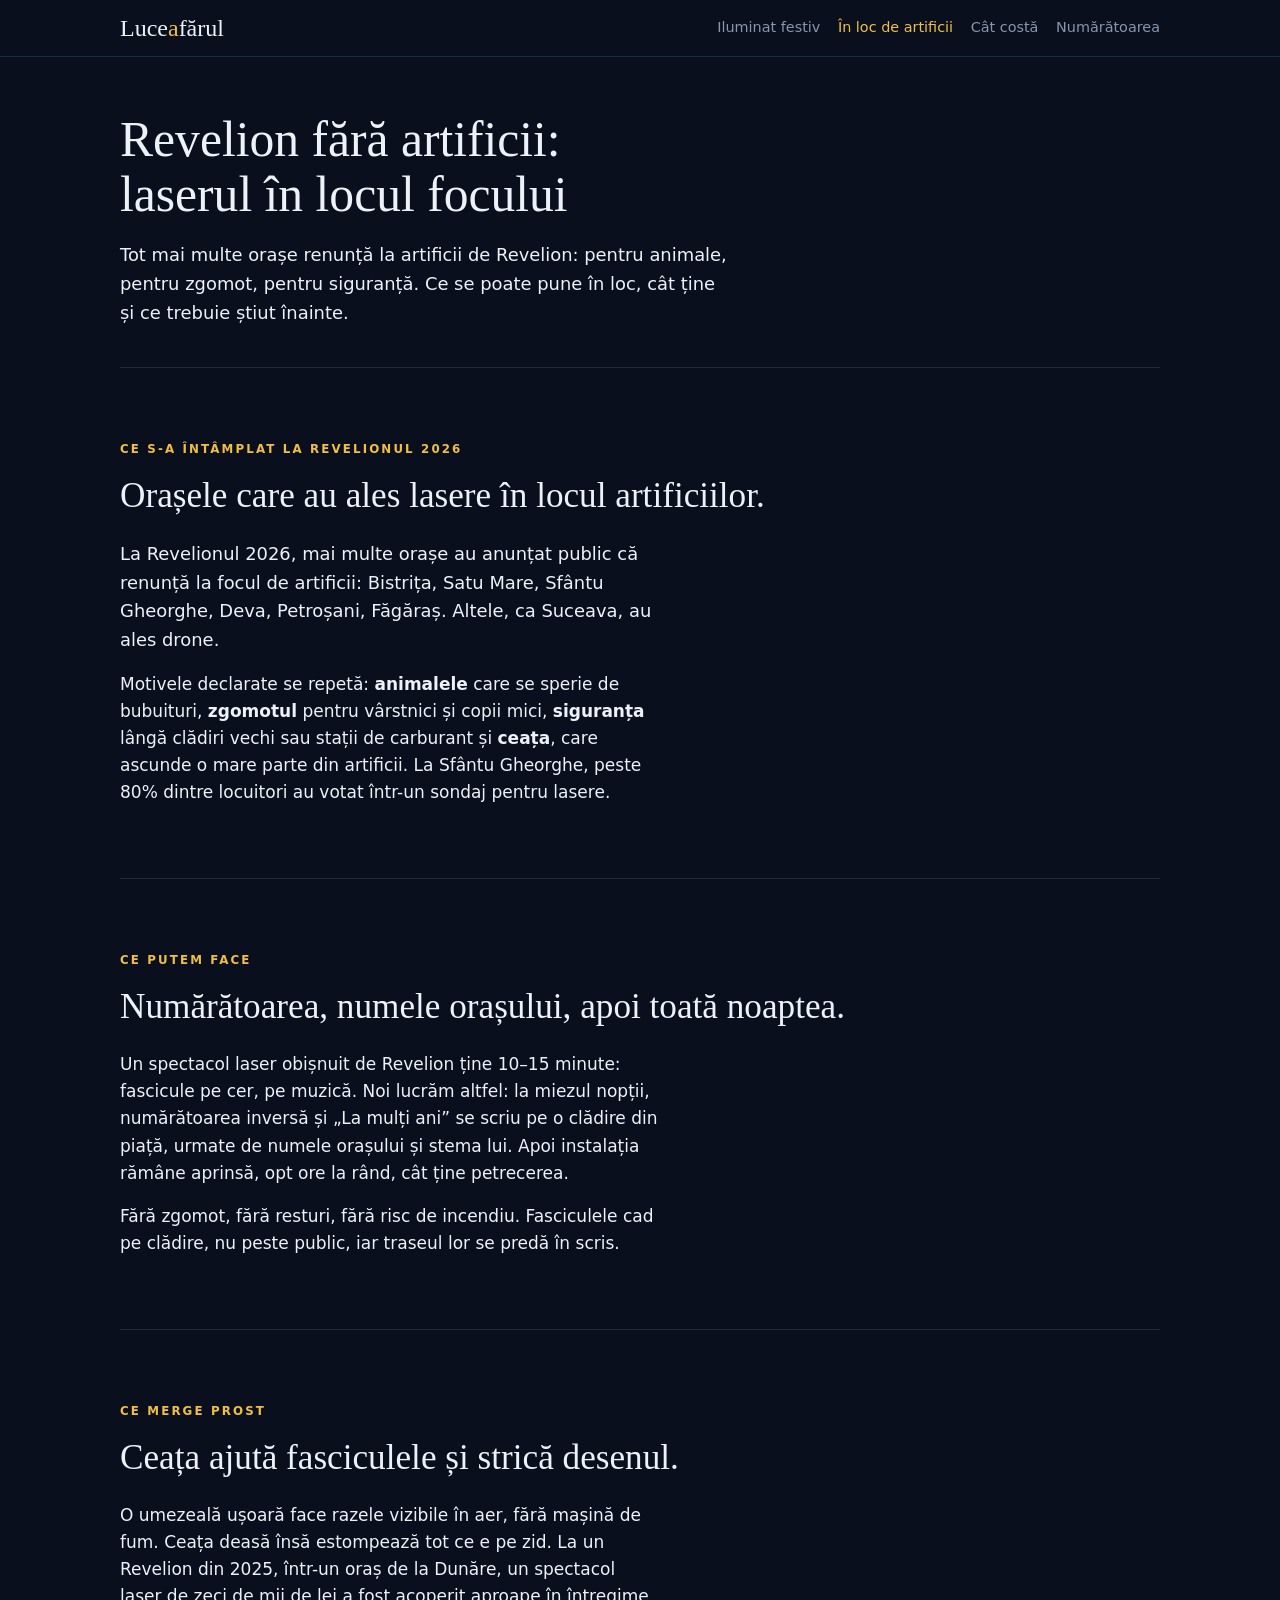
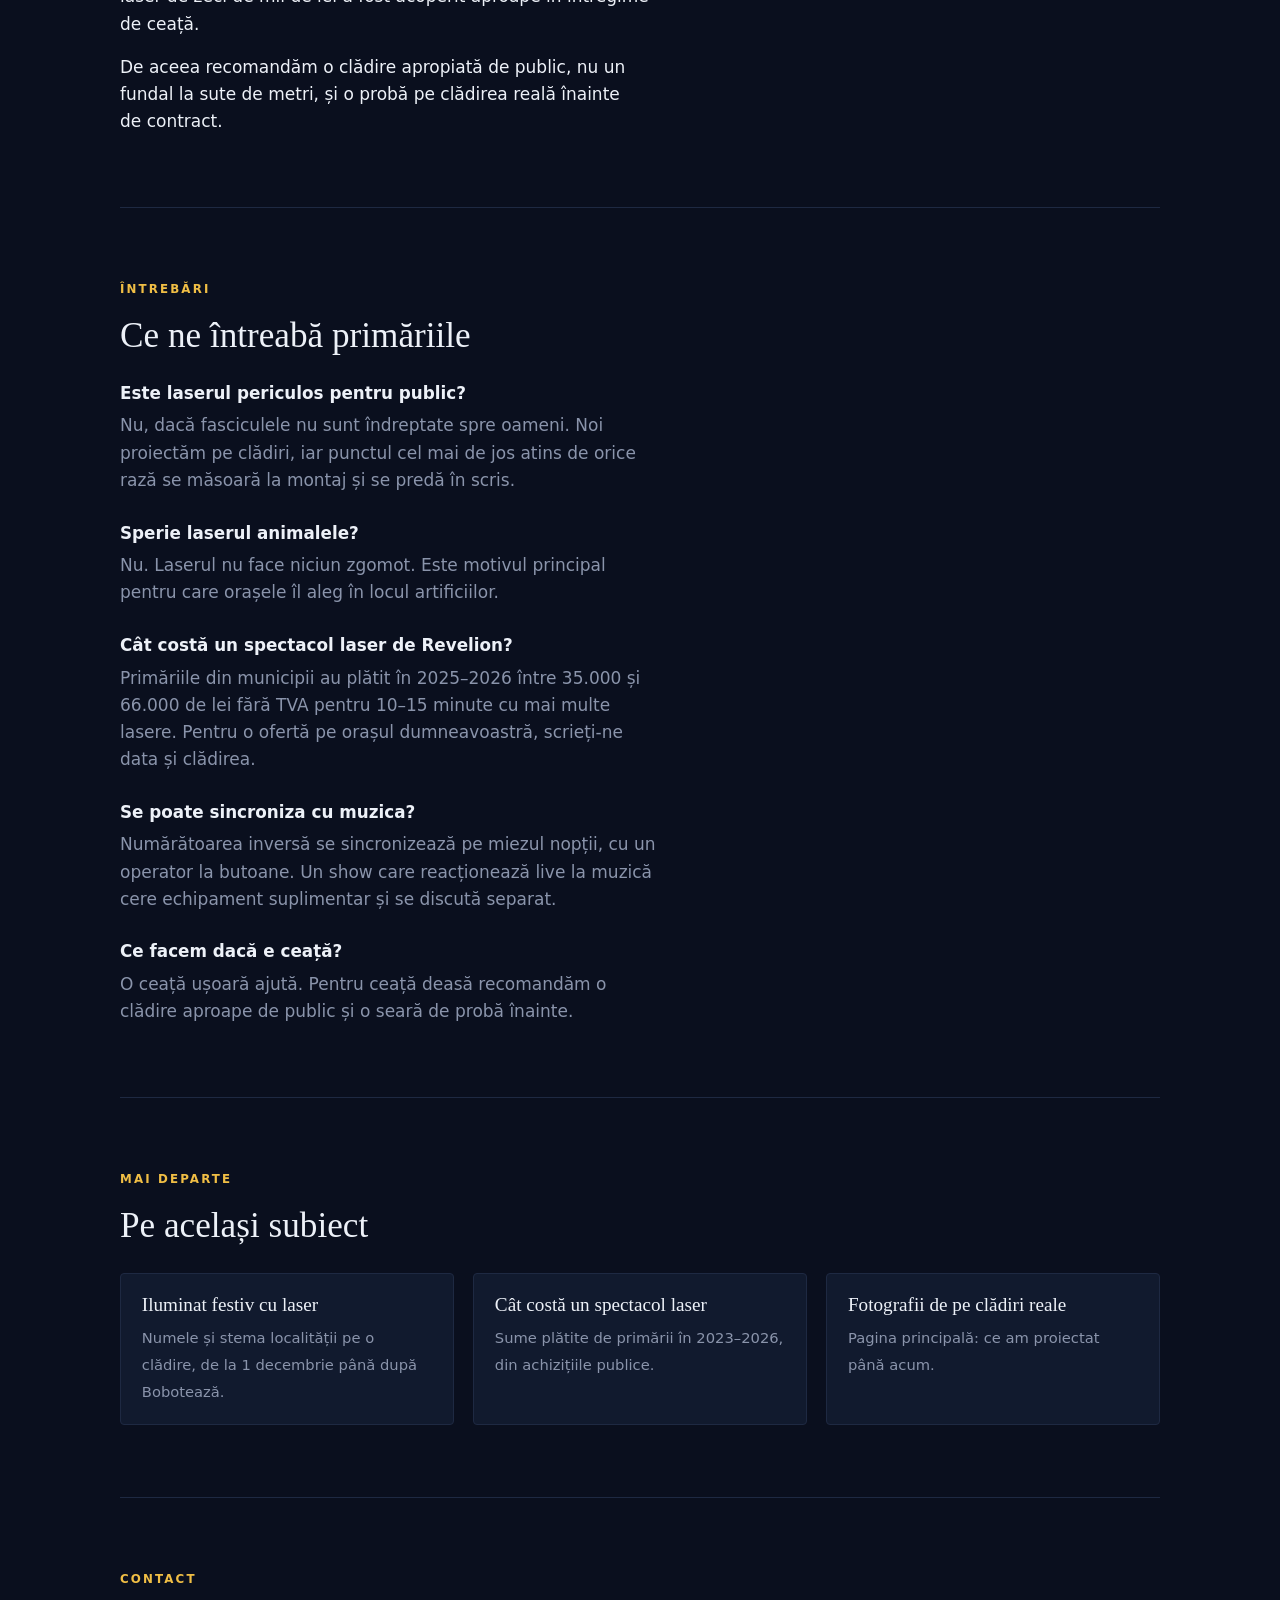
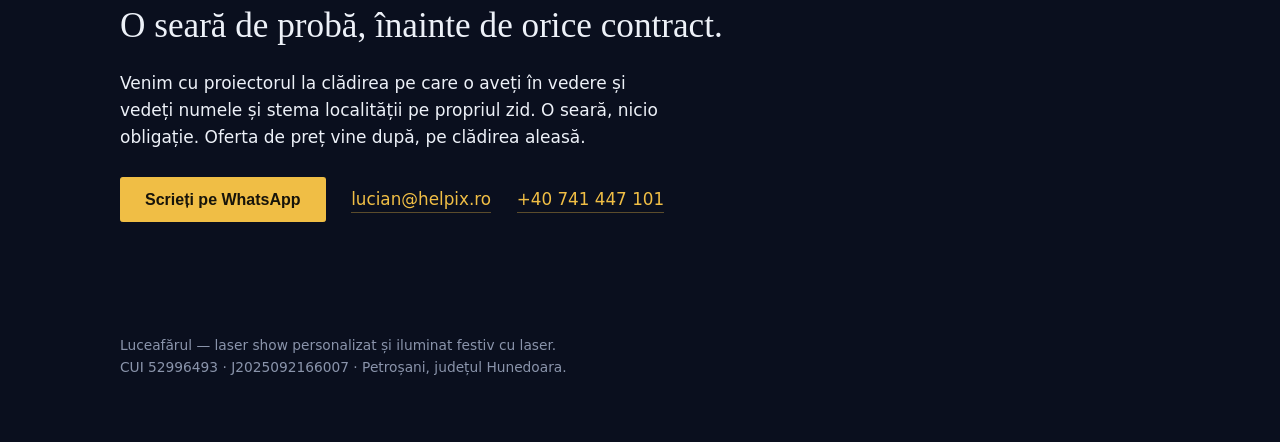
<file: alternativa-artificii/index.html>
<!doctype html>
<html lang="ro">
<head>
<meta charset="utf-8">
<meta name="viewport" content="width=device-width, initial-scale=1">
<title>Revelion fără artificii: spectacol laser în locul focului | Luceafărul</title>
<meta name="description" content="Alternativă la artificii de Revelion: spectacol laser fără zgomot, sigur pentru animale, cu numărătoare inversă și numele orașului. Ce au ales primăriile în 2026 și ce merge prost pe ceață.">
<link rel="canonical" href="https://vectir.ro/alternativa-artificii/">
<meta property="og:type" content="article">
<meta property="og:locale" content="ro_RO">
<meta property="og:site_name" content="Luceafărul">
<meta property="og:title" content="Revelion fără artificii: spectacol laser în locul focului | Luceafărul">
<meta property="og:description" content="Alternativă la artificii de Revelion: spectacol laser fără zgomot, sigur pentru animale, cu numărătoare inversă și numele orașului. Ce au ales primăriile în 2026 și ce merge prost pe ceață.">
<meta property="og:url" content="https://vectir.ro/alternativa-artificii/">
<meta property="og:image" content="https://vectir.ro/img/nume.jpg">
<meta name="twitter:card" content="summary_large_image">
<link rel="stylesheet" href="/style.css">
<script type="application/ld+json">{"@context": "https://schema.org", "@graph": [{"@type": "LocalBusiness", "@id": "https://vectir.ro/#firma", "name": "Luceafărul", "description": "Laser show personalizat și iluminat festiv cu laser: numele și stema orașului desenate pe clădiri.", "url": "https://vectir.ro/", "telephone": "+40741447101", "email": "lucian@helpix.ro", "image": "https://vectir.ro/img/nume.jpg", "address": {"@type": "PostalAddress", "addressLocality": "Petroșani", "addressRegion": "Hunedoara", "addressCountry": "RO"}, "areaServed": {"@type": "Country", "name": "România"}, "taxID": "52996493"}, {"@type": "WebPage", "@id": "https://vectir.ro/alternativa-artificii/", "url": "https://vectir.ro/alternativa-artificii/", "name": "Revelion fără artificii: spectacol laser în locul focului | Luceafărul", "description": "Alternativă la artificii de Revelion: spectacol laser fără zgomot, sigur pentru animale, cu numărătoare inversă și numele orașului. Ce au ales primăriile în 2026 și ce merge prost pe ceață.", "inLanguage": "ro", "dateModified": "2026-10-06", "about": {"@id": "https://vectir.ro/#firma"}}, {"@type": "BreadcrumbList", "itemListElement": [{"@type": "ListItem", "position": 1, "name": "Luceafărul", "item": "https://vectir.ro/"}, {"@type": "ListItem", "position": 2, "name": "Revelion fără artificii: laserul în locul focului", "item": "https://vectir.ro/alternativa-artificii/"}]}, {"@type": "FAQPage", "mainEntity": [{"@type": "Question", "name": "Este laserul periculos pentru public?", "acceptedAnswer": {"@type": "Answer", "text": "Nu, dacă fasciculele nu sunt îndreptate spre oameni. Noi proiectăm pe clădiri, iar punctul cel mai de jos atins de orice rază se măsoară la montaj și se predă în scris."}}, {"@type": "Question", "name": "Sperie laserul animalele?", "acceptedAnswer": {"@type": "Answer", "text": "Nu. Laserul nu face niciun zgomot. Este motivul principal pentru care orașele îl aleg în locul artificiilor."}}, {"@type": "Question", "name": "Cât costă un spectacol laser de Revelion?", "acceptedAnswer": {"@type": "Answer", "text": "Primăriile din municipii au plătit în 2025–2026 între 35.000 și 66.000 de lei fără TVA pentru 10–15 minute cu mai multe lasere. Pentru o ofertă pe orașul dumneavoastră, scrieți-ne data și clădirea."}}, {"@type": "Question", "name": "Se poate sincroniza cu muzica?", "acceptedAnswer": {"@type": "Answer", "text": "Numărătoarea inversă se sincronizează pe miezul nopții, cu un operator la butoane. Un show care reacționează live la muzică cere echipament suplimentar și se discută separat."}}, {"@type": "Question", "name": "Ce facem dacă e ceață?", "acceptedAnswer": {"@type": "Answer", "text": "O ceață ușoară ajută. Pentru ceață deasă recomandăm o clădire aproape de public și o seară de probă înainte."}}]}]}</script>
</head>
<body style="margin:0">

<header class="top"><div class="shell">
  <a class="home" href="/">Luce<span>a</span>fărul</a>
  <nav aria-label="Pagini"><a href="/iluminat-festiv-laser/">Iluminat festiv</a><a href="/alternativa-artificii/" aria-current="page">În loc de artificii</a><a href="/cat-costa-spectacol-laser/">Cât costă</a><a href="/revelion/">Numărătoarea</a></nav>
</div></header>

<main class="shell">
  <div class="page-head">
    <h1>Revelion fără artificii: laserul în locul focului</h1>
    <p class="lead">Tot mai multe orașe renunță la artificii de Revelion: pentru animale, pentru zgomot, pentru siguranță. Ce se poate pune în loc, cât ține și ce trebuie știut înainte.</p>
  </div>

  <section>
    <p class="kicker">Ce s-a întâmplat la Revelionul 2026</p>
    <h2>Orașele care au ales lasere în locul artificiilor.</h2>
    <p class="lead">La Revelionul 2026, mai multe orașe au anunțat public că renunță la focul de
      artificii: Bistrița, Satu Mare, Sfântu Gheorghe, Deva, Petroșani, Făgăraș. Altele, ca Suceava,
      au ales drone.</p>
    <p>Motivele declarate se repetă: <strong>animalele</strong> care se sperie de bubuituri,
      <strong>zgomotul</strong> pentru vârstnici și copii mici, <strong>siguranța</strong> lângă
      clădiri vechi sau stații de carburant și <strong>ceața</strong>, care ascunde o mare parte din
      artificii. La Sfântu Gheorghe, peste 80% dintre locuitori au votat într-un sondaj pentru lasere.</p>
  </section>

  <section>
    <p class="kicker">Ce putem face</p>
    <h2>Numărătoarea, numele orașului, apoi toată noaptea.</h2>
    <p>Un spectacol laser obișnuit de Revelion ține 10–15 minute: fascicule pe cer, pe muzică. Noi
      lucrăm altfel: la miezul nopții, numărătoarea inversă și „La mulți ani” se scriu pe o clădire
      din piață, urmate de numele orașului și stema lui. Apoi instalația rămâne aprinsă, opt ore la
      rând, cât ține petrecerea.</p>
    <p>Fără zgomot, fără resturi, fără risc de incendiu. Fasciculele cad pe clădire, nu peste public,
      iar traseul lor se predă în scris.</p>
  </section>

  <section>
    <p class="kicker">Ce merge prost</p>
    <h2>Ceața ajută fasciculele și strică desenul.</h2>
    <p>O umezeală ușoară face razele vizibile în aer, fără mașină de fum. Ceața deasă însă estompează
      tot ce e pe zid. La un Revelion din 2025, într-un oraș de la Dunăre, un spectacol laser de zeci
      de mii de lei a fost acoperit aproape în întregime de ceață.</p>
    <p>De aceea recomandăm o clădire apropiată de public, nu un fundal la sute de metri, și o probă
      pe clădirea reală înainte de contract.</p>
  </section>

  <section>
    <p class="kicker">Întrebări</p>
    <h2>Ce ne întreabă primăriile</h2>
    <div class="faq"><div><h3>Este laserul periculos pentru public?</h3><p>Nu, dacă fasciculele nu sunt îndreptate spre oameni. Noi proiectăm pe clădiri, iar punctul cel mai de jos atins de orice rază se măsoară la montaj și se predă în scris.</p></div><div><h3>Sperie laserul animalele?</h3><p>Nu. Laserul nu face niciun zgomot. Este motivul principal pentru care orașele îl aleg în locul artificiilor.</p></div><div><h3>Cât costă un spectacol laser de Revelion?</h3><p>Primăriile din municipii au plătit în 2025–2026 între 35.000 și 66.000 de lei fără TVA pentru 10–15 minute cu mai multe lasere. Pentru o ofertă pe orașul dumneavoastră, scrieți-ne data și clădirea.</p></div><div><h3>Se poate sincroniza cu muzica?</h3><p>Numărătoarea inversă se sincronizează pe miezul nopții, cu un operator la butoane. Un show care reacționează live la muzică cere echipament suplimentar și se discută separat.</p></div><div><h3>Ce facem dacă e ceață?</h3><p>O ceață ușoară ajută. Pentru ceață deasă recomandăm o clădire aproape de public și o seară de probă înainte.</p></div></div>
  </section>

  <section>
    <p class="kicker">Mai departe</p>
    <h2>Pe același subiect</h2>
    <div class="more"><a href="/iluminat-festiv-laser/"><b>Iluminat festiv cu laser</b><span>Numele și stema localității pe o clădire, de la 1 decembrie până după Bobotează.</span></a><a href="/cat-costa-spectacol-laser/"><b>Cât costă un spectacol laser</b><span>Sume plătite de primării în 2023–2026, din achizițiile publice.</span></a>
      <a href="/"><b>Fotografii de pe clădiri reale</b><span>Pagina principală: ce am proiectat până acum.</span></a>
    </div>
  </section>

  <section class="contact">
    <p class="kicker">Contact</p>
    <h2>O seară de probă, înainte de orice contract.</h2>
    <p>Venim cu proiectorul la clădirea pe care o aveți în vedere și vedeți numele și stema
      localității pe propriul zid. O seară, nicio obligație. Oferta de preț vine după, pe
      clădirea aleasă.</p>
    <div class="reach">
      <a class="go" href="https://wa.me/40741447101?text=Bun%C4%83%20ziua.%20Am%20citit%20pagina%20%E2%80%9ERevelion%20f%C4%83r%C4%83%20artificii%3A%20laserul%20%C3%AEn%20locul%20focului%E2%80%9D%20%C8%99i%20a%C8%99%20vrea%20detalii." rel="noopener">Scrieți pe WhatsApp</a>
      <a href="mailto:lucian@helpix.ro?subject=Luceaf%C4%83rul%20%E2%80%94%20Revelion%20f%C4%83r%C4%83%20artificii%3A%20laserul%20%C3%AEn%20locul%20focului">lucian@helpix.ro</a>
      <a href="tel:+40741447101">+40 741 447 101</a>
    </div>
  </section>

  <footer>
    Luceafărul — laser show personalizat și iluminat festiv cu laser.<br>
    CUI 52996493 · J2025092166007 · Petroșani, județul Hunedoara.
  </footer>

</main>
<script src="/wa.js?v=5"></script>
<!-- Cloudflare Web Analytics --><script type='module' src='https://static.cloudflareinsights.com/beacon.min.js' data-cf-beacon='{"token": "c10756ce93a645f2bd230e4c76122468"}'></script><!-- End Cloudflare Web Analytics -->
</body>
</html>
</file>
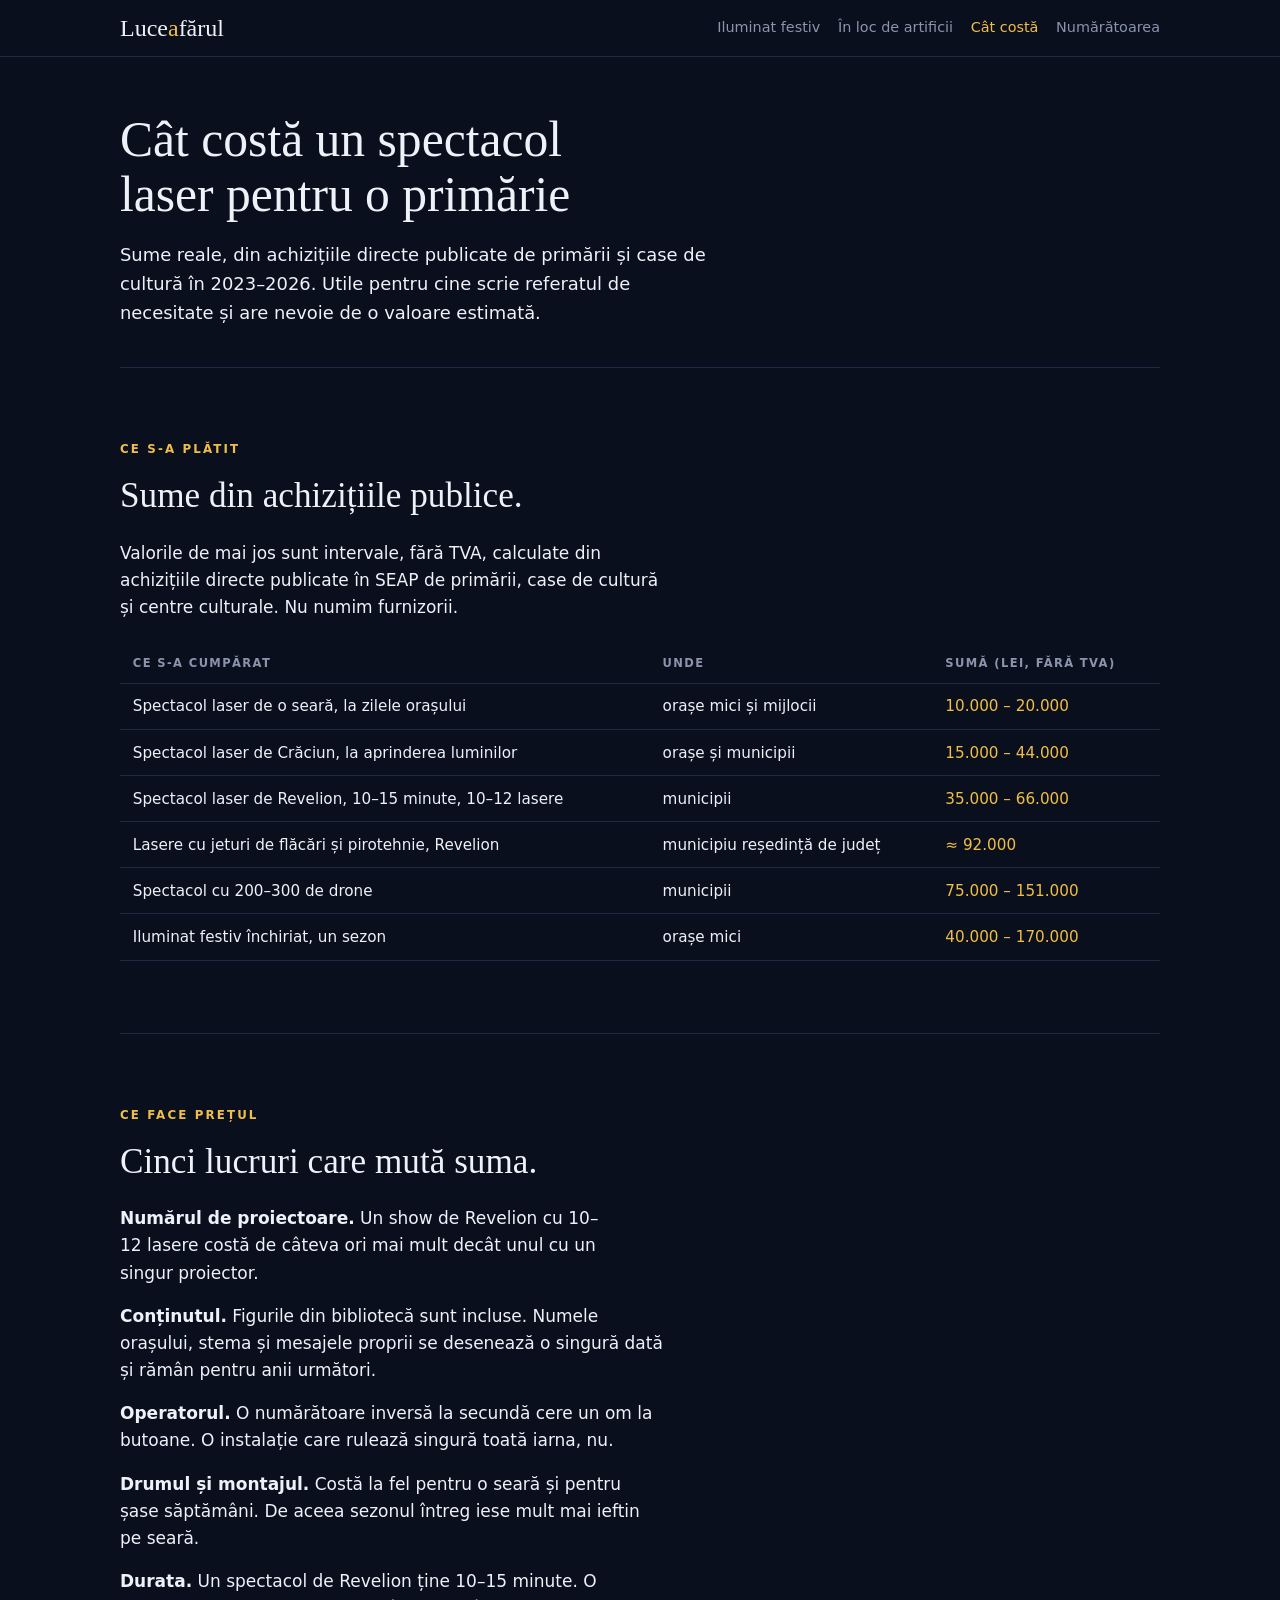
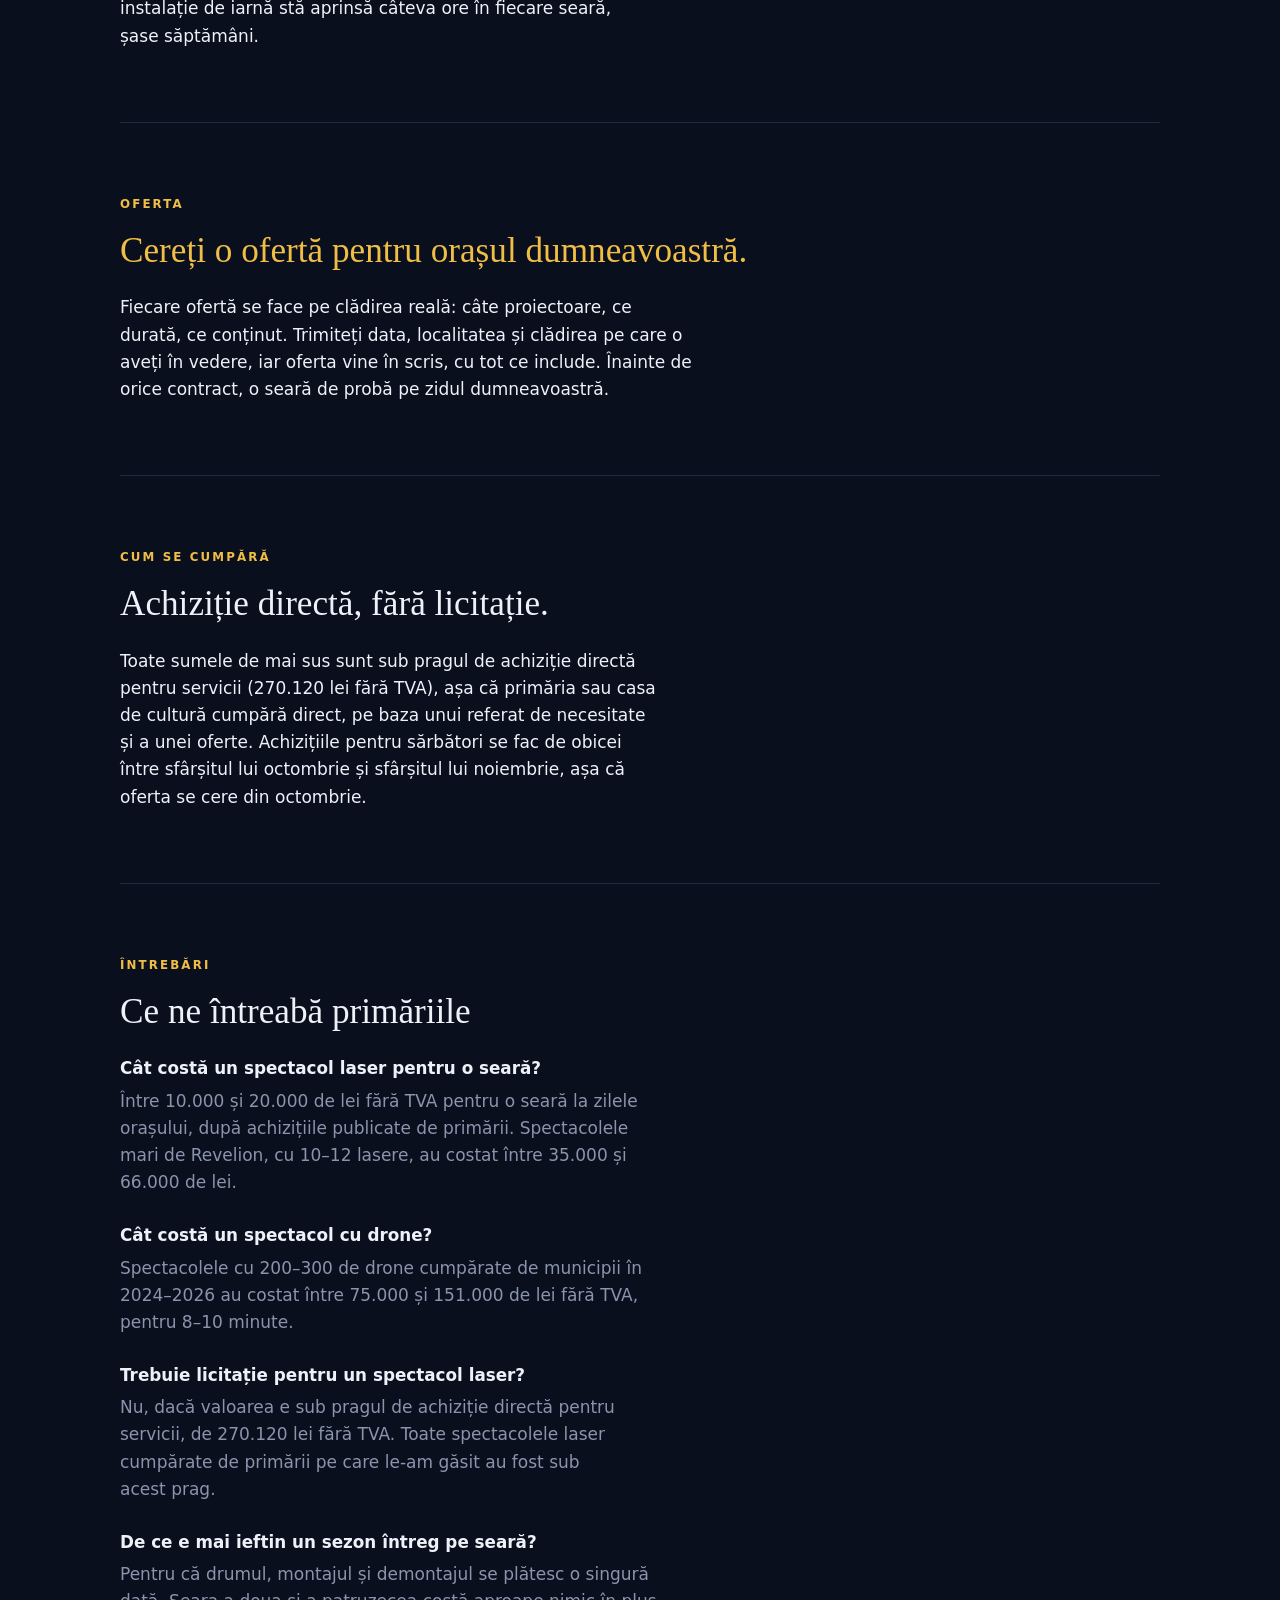
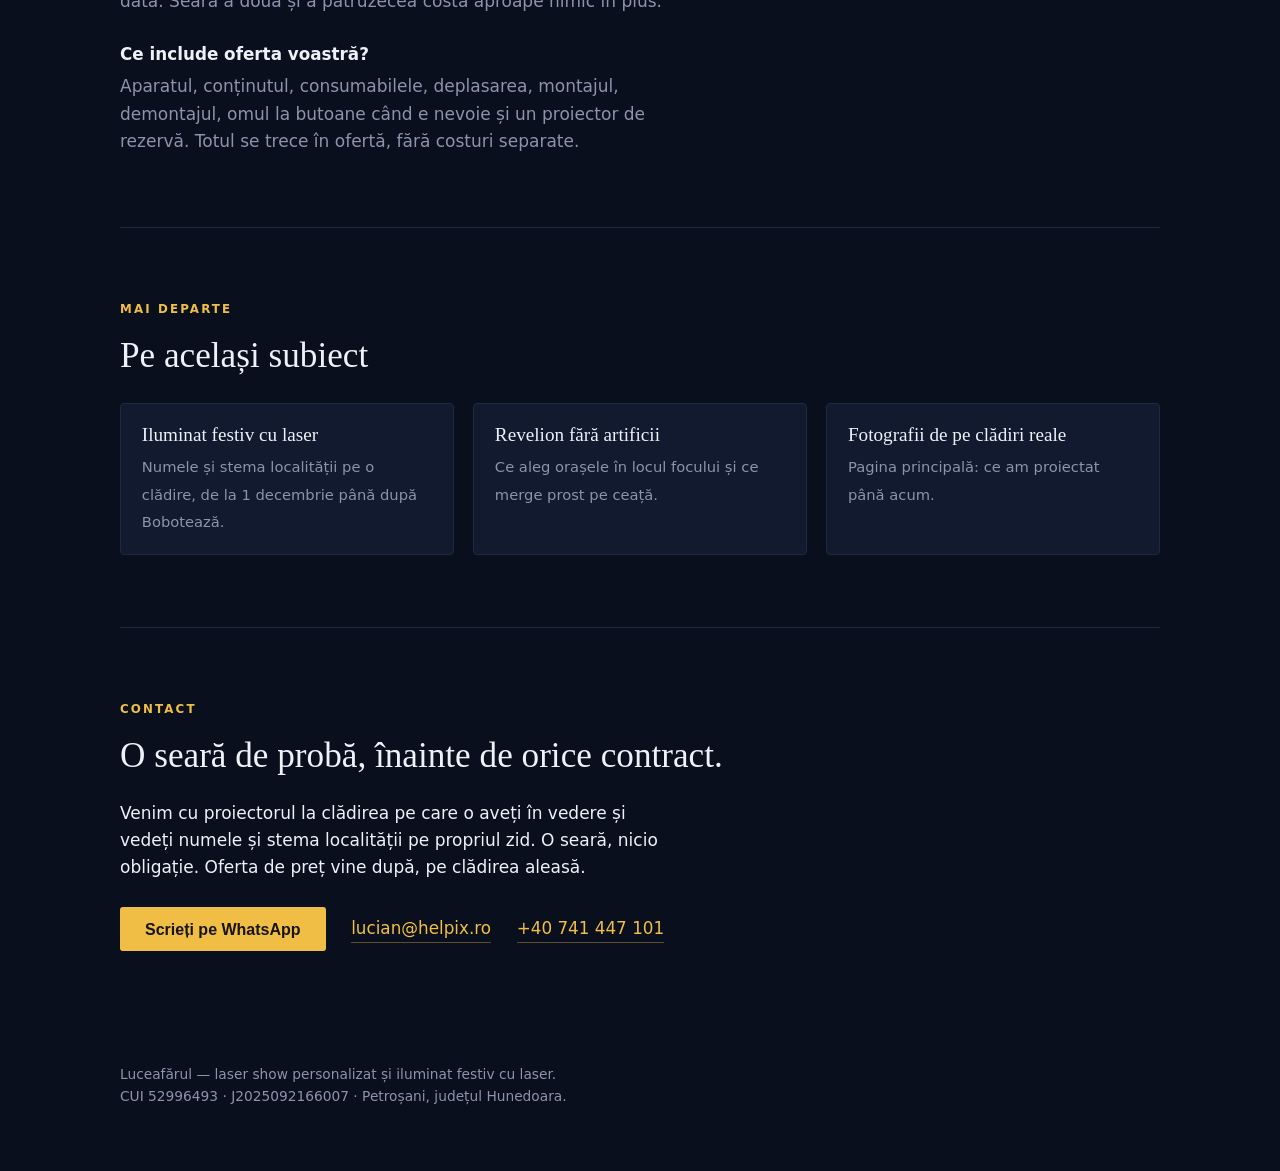
<file: cat-costa-spectacol-laser/index.html>
<!doctype html>
<html lang="ro">
<head>
<meta charset="utf-8">
<meta name="viewport" content="width=device-width, initial-scale=1">
<title>Cât costă un spectacol laser? Prețuri plătite de primării, 2023–2026 | Luceafărul</title>
<meta name="description" content="Cât costă un spectacol laser pentru o primărie: sume reale din achizițiile publice 2023–2026, de la lasere la zilele orașului la drone de Revelion. Ce influențează prețul și cum se cumpără.">
<link rel="canonical" href="https://vectir.ro/cat-costa-spectacol-laser/">
<meta property="og:type" content="article">
<meta property="og:locale" content="ro_RO">
<meta property="og:site_name" content="Luceafărul">
<meta property="og:title" content="Cât costă un spectacol laser? Prețuri plătite de primării, 2023–2026 | Luceafărul">
<meta property="og:description" content="Cât costă un spectacol laser pentru o primărie: sume reale din achizițiile publice 2023–2026, de la lasere la zilele orașului la drone de Revelion. Ce influențează prețul și cum se cumpără.">
<meta property="og:url" content="https://vectir.ro/cat-costa-spectacol-laser/">
<meta property="og:image" content="https://vectir.ro/img/nume.jpg">
<meta name="twitter:card" content="summary_large_image">
<link rel="stylesheet" href="/style.css">
<script type="application/ld+json">{"@context": "https://schema.org", "@graph": [{"@type": "LocalBusiness", "@id": "https://vectir.ro/#firma", "name": "Luceafărul", "description": "Laser show personalizat și iluminat festiv cu laser: numele și stema orașului desenate pe clădiri.", "url": "https://vectir.ro/", "telephone": "+40741447101", "email": "lucian@helpix.ro", "image": "https://vectir.ro/img/nume.jpg", "address": {"@type": "PostalAddress", "addressLocality": "Petroșani", "addressRegion": "Hunedoara", "addressCountry": "RO"}, "areaServed": {"@type": "Country", "name": "România"}, "taxID": "52996493"}, {"@type": "WebPage", "@id": "https://vectir.ro/cat-costa-spectacol-laser/", "url": "https://vectir.ro/cat-costa-spectacol-laser/", "name": "Cât costă un spectacol laser? Prețuri plătite de primării, 2023–2026 | Luceafărul", "description": "Cât costă un spectacol laser pentru o primărie: sume reale din achizițiile publice 2023–2026, de la lasere la zilele orașului la drone de Revelion. Ce influențează prețul și cum se cumpără.", "inLanguage": "ro", "dateModified": "2026-10-06", "about": {"@id": "https://vectir.ro/#firma"}}, {"@type": "BreadcrumbList", "itemListElement": [{"@type": "ListItem", "position": 1, "name": "Luceafărul", "item": "https://vectir.ro/"}, {"@type": "ListItem", "position": 2, "name": "Cât costă un spectacol laser pentru o primărie", "item": "https://vectir.ro/cat-costa-spectacol-laser/"}]}, {"@type": "FAQPage", "mainEntity": [{"@type": "Question", "name": "Cât costă un spectacol laser pentru o seară?", "acceptedAnswer": {"@type": "Answer", "text": "Între 10.000 și 20.000 de lei fără TVA pentru o seară la zilele orașului, după achizițiile publicate de primării. Spectacolele mari de Revelion, cu 10–12 lasere, au costat între 35.000 și 66.000 de lei."}}, {"@type": "Question", "name": "Cât costă un spectacol cu drone?", "acceptedAnswer": {"@type": "Answer", "text": "Spectacolele cu 200–300 de drone cumpărate de municipii în 2024–2026 au costat între 75.000 și 151.000 de lei fără TVA, pentru 8–10 minute."}}, {"@type": "Question", "name": "Trebuie licitație pentru un spectacol laser?", "acceptedAnswer": {"@type": "Answer", "text": "Nu, dacă valoarea e sub pragul de achiziție directă pentru servicii, de 270.120 lei fără TVA. Toate spectacolele laser cumpărate de primării pe care le-am găsit au fost sub acest prag."}}, {"@type": "Question", "name": "De ce e mai ieftin un sezon întreg pe seară?", "acceptedAnswer": {"@type": "Answer", "text": "Pentru că drumul, montajul și demontajul se plătesc o singură dată. Seara a doua și a patruzecea costă aproape nimic în plus."}}, {"@type": "Question", "name": "Ce include oferta voastră?", "acceptedAnswer": {"@type": "Answer", "text": "Aparatul, conținutul, consumabilele, deplasarea, montajul, demontajul, omul la butoane când e nevoie și un proiector de rezervă. Totul se trece în ofertă, fără costuri separate."}}]}]}</script>
</head>
<body style="margin:0">

<header class="top"><div class="shell">
  <a class="home" href="/">Luce<span>a</span>fărul</a>
  <nav aria-label="Pagini"><a href="/iluminat-festiv-laser/">Iluminat festiv</a><a href="/alternativa-artificii/">În loc de artificii</a><a href="/cat-costa-spectacol-laser/" aria-current="page">Cât costă</a><a href="/revelion/">Numărătoarea</a></nav>
</div></header>

<main class="shell">
  <div class="page-head">
    <h1>Cât costă un spectacol laser pentru o primărie</h1>
    <p class="lead">Sume reale, din achizițiile directe publicate de primării și case de cultură în 2023–2026. Utile pentru cine scrie referatul de necesitate și are nevoie de o valoare estimată.</p>
  </div>

  <section>
    <p class="kicker">Ce s-a plătit</p>
    <h2>Sume din achizițiile publice.</h2>
    <p>Valorile de mai jos sunt intervale, fără TVA, calculate din achizițiile directe publicate în
      SEAP de primării, case de cultură și centre culturale. Nu numim furnizorii.</p>
    <div class="facts-table">
      <table>
        <thead><tr><th>Ce s-a cumpărat</th><th>Unde</th><th>Sumă (lei, fără TVA)</th></tr></thead>
        <tbody>
          <tr><td>Spectacol laser de o seară, la zilele orașului</td><td>orașe mici și mijlocii</td><td class="num">10.000 – 20.000</td></tr>
          <tr><td>Spectacol laser de Crăciun, la aprinderea luminilor</td><td>orașe și municipii</td><td class="num">15.000 – 44.000</td></tr>
          <tr><td>Spectacol laser de Revelion, 10–15 minute, 10–12 lasere</td><td>municipii</td><td class="num">35.000 – 66.000</td></tr>
          <tr><td>Lasere cu jeturi de flăcări și pirotehnie, Revelion</td><td>municipiu reședință de județ</td><td class="num">≈ 92.000</td></tr>
          <tr><td>Spectacol cu 200–300 de drone</td><td>municipii</td><td class="num">75.000 – 151.000</td></tr>
          <tr><td>Iluminat festiv închiriat, un sezon</td><td>orașe mici</td><td class="num">40.000 – 170.000</td></tr>
        </tbody>
      </table>
    </div>
  </section>

  <section>
    <p class="kicker">Ce face prețul</p>
    <h2>Cinci lucruri care mută suma.</h2>
    <p><strong>Numărul de proiectoare.</strong> Un show de Revelion cu 10–12 lasere costă de câteva
      ori mai mult decât unul cu un singur proiector.</p>
    <p><strong>Conținutul.</strong> Figurile din bibliotecă sunt incluse. Numele orașului, stema și
      mesajele proprii se desenează o singură dată și rămân pentru anii următori.</p>
    <p><strong>Operatorul.</strong> O numărătoare inversă la secundă cere un om la butoane. O
      instalație care rulează singură toată iarna, nu.</p>
    <p><strong>Drumul și montajul.</strong> Costă la fel pentru o seară și pentru șase săptămâni.
      De aceea sezonul întreg iese mult mai ieftin pe seară.</p>
    <p><strong>Durata.</strong> Un spectacol de Revelion ține 10–15 minute. O instalație de iarnă
      stă aprinsă câteva ore în fiecare seară, șase săptămâni.</p>
  </section>

  <section class="price">
    <p class="kicker">Oferta</p>
    <h2>Cereți o ofertă pentru orașul dumneavoastră.</h2>
    <p>Fiecare ofertă se face pe clădirea reală: câte proiectoare, ce durată, ce conținut. Trimiteți
      data, localitatea și clădirea pe care o aveți în vedere, iar oferta vine în scris, cu tot ce
      include. Înainte de orice contract, o seară de probă pe zidul dumneavoastră.</p>
  </section>

  <section>
    <p class="kicker">Cum se cumpără</p>
    <h2>Achiziție directă, fără licitație.</h2>
    <p>Toate sumele de mai sus sunt sub pragul de achiziție directă pentru servicii (270.120 lei
      fără TVA), așa că primăria sau casa de cultură cumpără direct, pe baza unui referat de
      necesitate și a unei oferte. Achizițiile pentru sărbători se fac de obicei între sfârșitul lui
      octombrie și sfârșitul lui noiembrie, așa că oferta se cere din octombrie.</p>
  </section>

  <section>
    <p class="kicker">Întrebări</p>
    <h2>Ce ne întreabă primăriile</h2>
    <div class="faq"><div><h3>Cât costă un spectacol laser pentru o seară?</h3><p>Între 10.000 și 20.000 de lei fără TVA pentru o seară la zilele orașului, după achizițiile publicate de primării. Spectacolele mari de Revelion, cu 10–12 lasere, au costat între 35.000 și 66.000 de lei.</p></div><div><h3>Cât costă un spectacol cu drone?</h3><p>Spectacolele cu 200–300 de drone cumpărate de municipii în 2024–2026 au costat între 75.000 și 151.000 de lei fără TVA, pentru 8–10 minute.</p></div><div><h3>Trebuie licitație pentru un spectacol laser?</h3><p>Nu, dacă valoarea e sub pragul de achiziție directă pentru servicii, de 270.120 lei fără TVA. Toate spectacolele laser cumpărate de primării pe care le-am găsit au fost sub acest prag.</p></div><div><h3>De ce e mai ieftin un sezon întreg pe seară?</h3><p>Pentru că drumul, montajul și demontajul se plătesc o singură dată. Seara a doua și a patruzecea costă aproape nimic în plus.</p></div><div><h3>Ce include oferta voastră?</h3><p>Aparatul, conținutul, consumabilele, deplasarea, montajul, demontajul, omul la butoane când e nevoie și un proiector de rezervă. Totul se trece în ofertă, fără costuri separate.</p></div></div>
  </section>

  <section>
    <p class="kicker">Mai departe</p>
    <h2>Pe același subiect</h2>
    <div class="more"><a href="/iluminat-festiv-laser/"><b>Iluminat festiv cu laser</b><span>Numele și stema localității pe o clădire, de la 1 decembrie până după Bobotează.</span></a><a href="/alternativa-artificii/"><b>Revelion fără artificii</b><span>Ce aleg orașele în locul focului și ce merge prost pe ceață.</span></a>
      <a href="/"><b>Fotografii de pe clădiri reale</b><span>Pagina principală: ce am proiectat până acum.</span></a>
    </div>
  </section>

  <section class="contact">
    <p class="kicker">Contact</p>
    <h2>O seară de probă, înainte de orice contract.</h2>
    <p>Venim cu proiectorul la clădirea pe care o aveți în vedere și vedeți numele și stema
      localității pe propriul zid. O seară, nicio obligație. Oferta de preț vine după, pe
      clădirea aleasă.</p>
    <div class="reach">
      <a class="go" href="https://wa.me/40741447101?text=Bun%C4%83%20ziua.%20Am%20citit%20pagina%20%E2%80%9EC%C3%A2t%20cost%C4%83%20un%20spectacol%20laser%20pentru%20o%20prim%C4%83rie%E2%80%9D%20%C8%99i%20a%C8%99%20vrea%20detalii." rel="noopener">Scrieți pe WhatsApp</a>
      <a href="mailto:lucian@helpix.ro?subject=Luceaf%C4%83rul%20%E2%80%94%20C%C3%A2t%20cost%C4%83%20un%20spectacol%20laser%20pentru%20o%20prim%C4%83rie">lucian@helpix.ro</a>
      <a href="tel:+40741447101">+40 741 447 101</a>
    </div>
  </section>

  <footer>
    Luceafărul — laser show personalizat și iluminat festiv cu laser.<br>
    CUI 52996493 · J2025092166007 · Petroșani, județul Hunedoara.
  </footer>

</main>
<script src="/wa.js?v=5"></script>
<!-- Cloudflare Web Analytics --><script type='module' src='https://static.cloudflareinsights.com/beacon.min.js' data-cf-beacon='{"token": "c10756ce93a645f2bd230e4c76122468"}'></script><!-- End Cloudflare Web Analytics -->
</body>
</html>
</file>
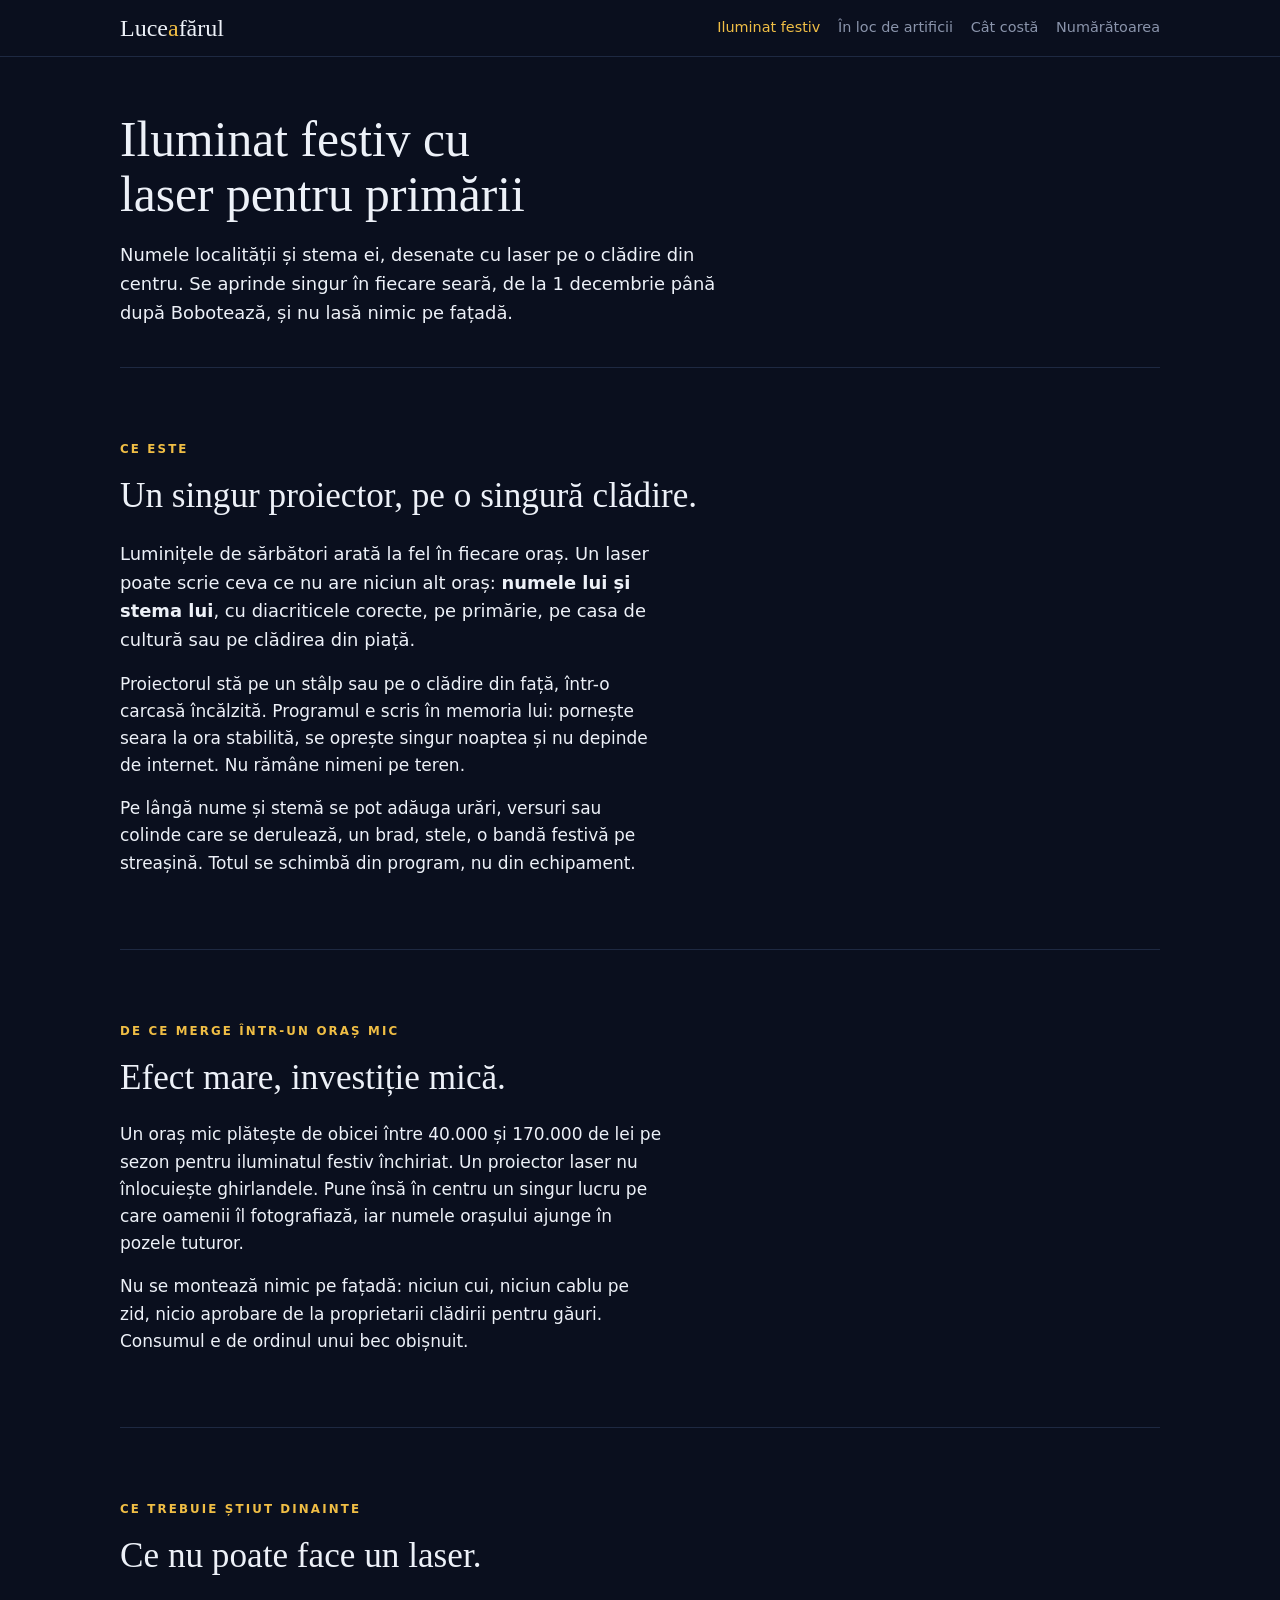
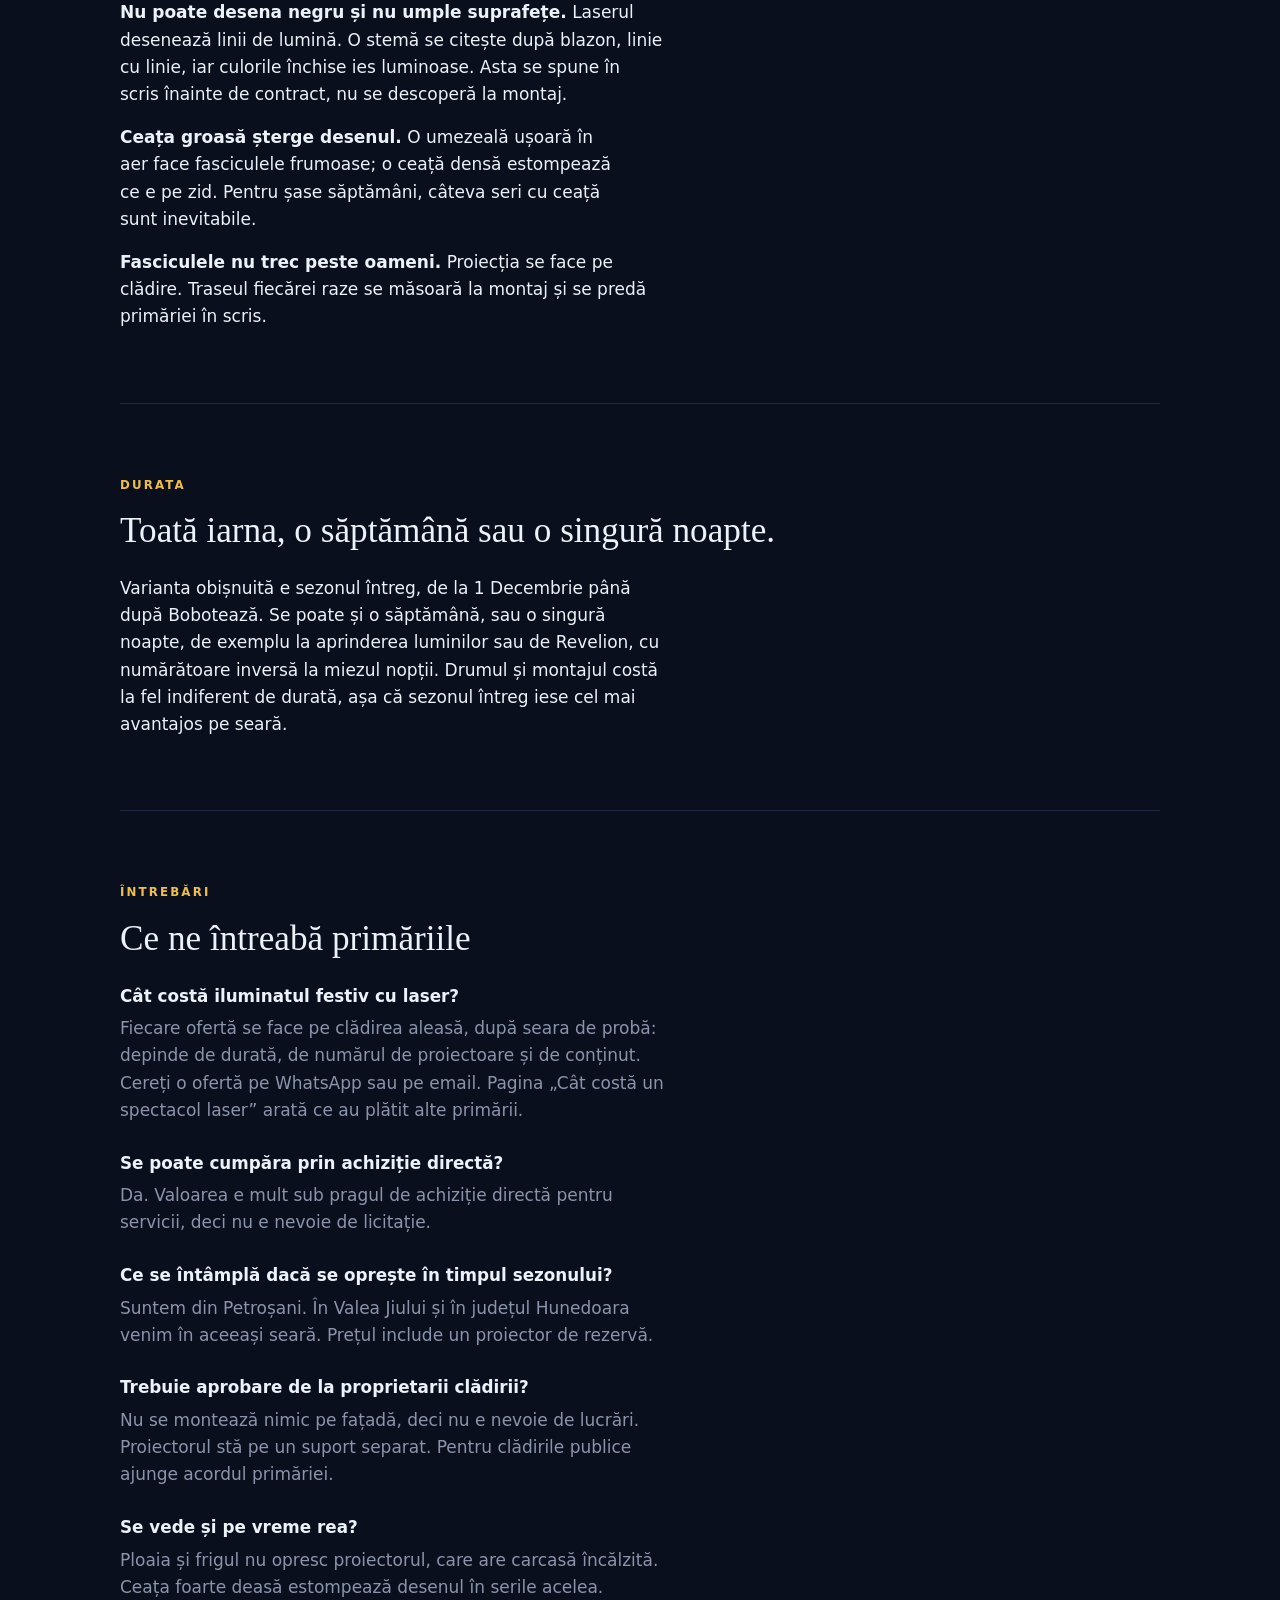
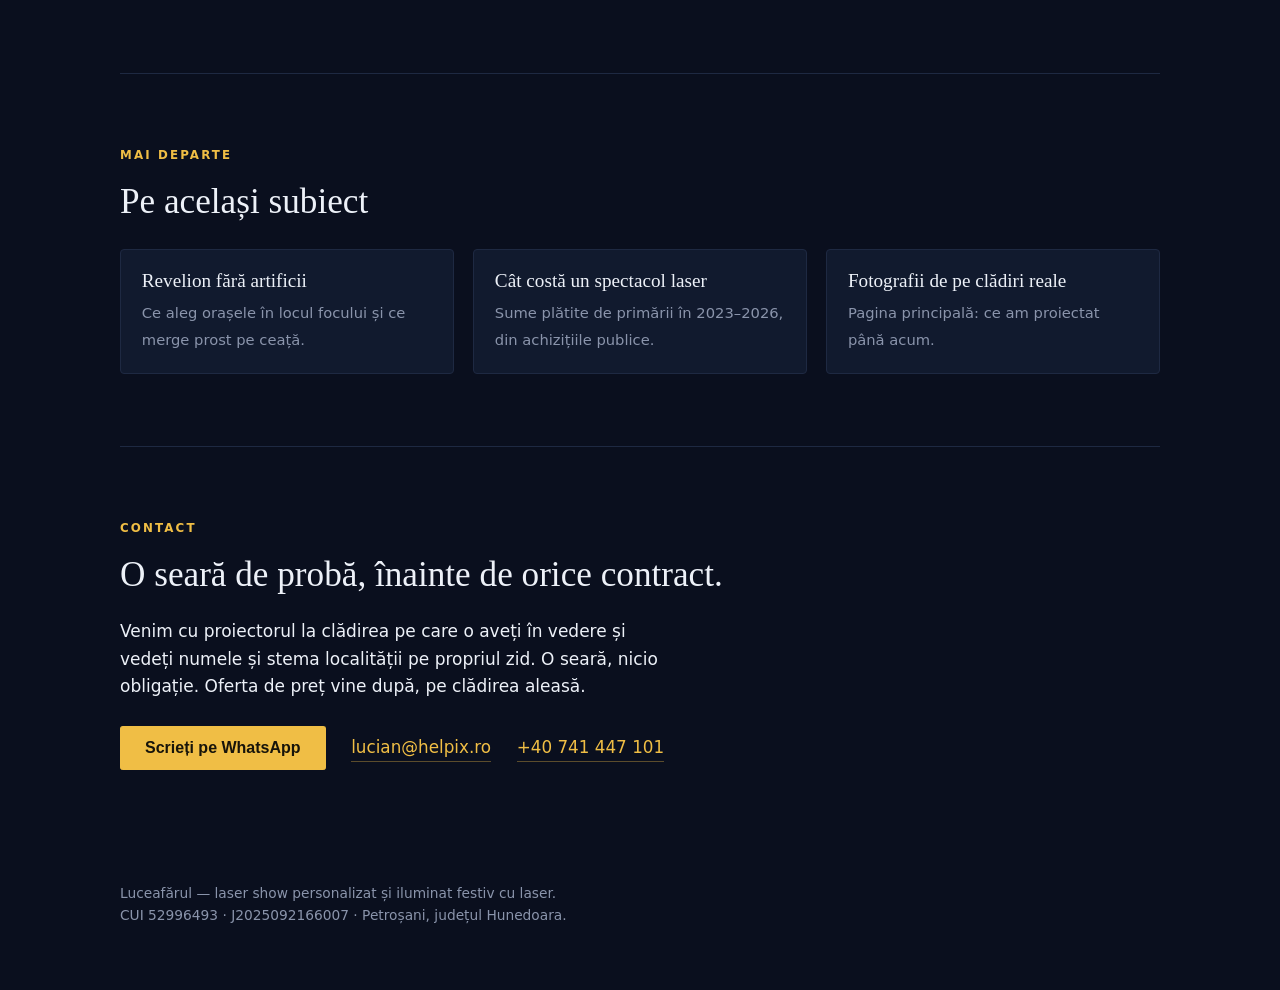
<file: iluminat-festiv-laser/index.html>
<!doctype html>
<html lang="ro">
<head>
<meta charset="utf-8">
<meta name="viewport" content="width=device-width, initial-scale=1">
<title>Iluminat festiv cu laser: numele și stema orașului pe clădire | Luceafărul</title>
<meta name="description" content="Iluminat festiv cu laser pentru primării: numele și stema localității desenate pe o clădire, de la 1 decembrie până după Bobotează. Un proiector, fără operator, seară de probă gratuită.">
<link rel="canonical" href="https://vectir.ro/iluminat-festiv-laser/">
<meta property="og:type" content="article">
<meta property="og:locale" content="ro_RO">
<meta property="og:site_name" content="Luceafărul">
<meta property="og:title" content="Iluminat festiv cu laser: numele și stema orașului pe clădire | Luceafărul">
<meta property="og:description" content="Iluminat festiv cu laser pentru primării: numele și stema localității desenate pe o clădire, de la 1 decembrie până după Bobotează. Un proiector, fără operator, seară de probă gratuită.">
<meta property="og:url" content="https://vectir.ro/iluminat-festiv-laser/">
<meta property="og:image" content="https://vectir.ro/img/nume.jpg">
<meta name="twitter:card" content="summary_large_image">
<link rel="stylesheet" href="/style.css">
<script type="application/ld+json">{"@context": "https://schema.org", "@graph": [{"@type": "LocalBusiness", "@id": "https://vectir.ro/#firma", "name": "Luceafărul", "description": "Laser show personalizat și iluminat festiv cu laser: numele și stema orașului desenate pe clădiri.", "url": "https://vectir.ro/", "telephone": "+40741447101", "email": "lucian@helpix.ro", "image": "https://vectir.ro/img/nume.jpg", "address": {"@type": "PostalAddress", "addressLocality": "Petroșani", "addressRegion": "Hunedoara", "addressCountry": "RO"}, "areaServed": {"@type": "Country", "name": "România"}, "taxID": "52996493"}, {"@type": "WebPage", "@id": "https://vectir.ro/iluminat-festiv-laser/", "url": "https://vectir.ro/iluminat-festiv-laser/", "name": "Iluminat festiv cu laser: numele și stema orașului pe clădire | Luceafărul", "description": "Iluminat festiv cu laser pentru primării: numele și stema localității desenate pe o clădire, de la 1 decembrie până după Bobotează. Un proiector, fără operator, seară de probă gratuită.", "inLanguage": "ro", "dateModified": "2026-10-06", "about": {"@id": "https://vectir.ro/#firma"}}, {"@type": "BreadcrumbList", "itemListElement": [{"@type": "ListItem", "position": 1, "name": "Luceafărul", "item": "https://vectir.ro/"}, {"@type": "ListItem", "position": 2, "name": "Iluminat festiv cu laser pentru primării", "item": "https://vectir.ro/iluminat-festiv-laser/"}]}, {"@type": "FAQPage", "mainEntity": [{"@type": "Question", "name": "Cât costă iluminatul festiv cu laser?", "acceptedAnswer": {"@type": "Answer", "text": "Fiecare ofertă se face pe clădirea aleasă, după seara de probă: depinde de durată, de numărul de proiectoare și de conținut. Cereți o ofertă pe WhatsApp sau pe email. Pagina „Cât costă un spectacol laser” arată ce au plătit alte primării."}}, {"@type": "Question", "name": "Se poate cumpăra prin achiziție directă?", "acceptedAnswer": {"@type": "Answer", "text": "Da. Valoarea e mult sub pragul de achiziție directă pentru servicii, deci nu e nevoie de licitație."}}, {"@type": "Question", "name": "Ce se întâmplă dacă se oprește în timpul sezonului?", "acceptedAnswer": {"@type": "Answer", "text": "Suntem din Petroșani. În Valea Jiului și în județul Hunedoara venim în aceeași seară. Prețul include un proiector de rezervă."}}, {"@type": "Question", "name": "Trebuie aprobare de la proprietarii clădirii?", "acceptedAnswer": {"@type": "Answer", "text": "Nu se montează nimic pe fațadă, deci nu e nevoie de lucrări. Proiectorul stă pe un suport separat. Pentru clădirile publice ajunge acordul primăriei."}}, {"@type": "Question", "name": "Se vede și pe vreme rea?", "acceptedAnswer": {"@type": "Answer", "text": "Ploaia și frigul nu opresc proiectorul, care are carcasă încălzită. Ceața foarte deasă estompează desenul în serile acelea."}}]}]}</script>
</head>
<body style="margin:0">

<header class="top"><div class="shell">
  <a class="home" href="/">Luce<span>a</span>fărul</a>
  <nav aria-label="Pagini"><a href="/iluminat-festiv-laser/" aria-current="page">Iluminat festiv</a><a href="/alternativa-artificii/">În loc de artificii</a><a href="/cat-costa-spectacol-laser/">Cât costă</a><a href="/revelion/">Numărătoarea</a></nav>
</div></header>

<main class="shell">
  <div class="page-head">
    <h1>Iluminat festiv cu laser pentru primării</h1>
    <p class="lead">Numele localității și stema ei, desenate cu laser pe o clădire din centru. Se aprinde singur în fiecare seară, de la 1 decembrie până după Bobotează, și nu lasă nimic pe fațadă.</p>
  </div>

  <section>
    <p class="kicker">Ce este</p>
    <h2>Un singur proiector, pe o singură clădire.</h2>
    <p class="lead">Luminițele de sărbători arată la fel în fiecare oraș. Un laser poate scrie ceva
      ce nu are niciun alt oraș: <strong>numele lui și stema lui</strong>, cu diacriticele corecte,
      pe primărie, pe casa de cultură sau pe clădirea din piață.</p>
    <p>Proiectorul stă pe un stâlp sau pe o clădire din față, într-o carcasă încălzită. Programul
      e scris în memoria lui: pornește seara la ora stabilită, se oprește singur noaptea și nu
      depinde de internet. Nu rămâne nimeni pe teren.</p>
    <p>Pe lângă nume și stemă se pot adăuga urări, versuri sau colinde care se derulează, un brad,
      stele, o bandă festivă pe streașină. Totul se schimbă din program, nu din echipament.</p>
  </section>

  <section>
    <p class="kicker">De ce merge într-un oraș mic</p>
    <h2>Efect mare, investiție mică.</h2>
    <p>Un oraș mic plătește de obicei între 40.000 și 170.000 de lei pe sezon pentru iluminatul
      festiv închiriat. Un proiector laser nu înlocuiește ghirlandele. Pune însă în centru un singur
      lucru pe care oamenii îl fotografiază, iar numele orașului ajunge în pozele tuturor.</p>
    <p>Nu se montează nimic pe fațadă: niciun cui, niciun cablu pe zid, nicio aprobare de la
      proprietarii clădirii pentru găuri. Consumul e de ordinul unui bec obișnuit.</p>
  </section>

  <section>
    <p class="kicker">Ce trebuie știut dinainte</p>
    <h2>Ce nu poate face un laser.</h2>
    <p><strong>Nu poate desena negru și nu umple suprafețe.</strong> Laserul desenează linii de
      lumină. O stemă se citește după blazon, linie cu linie, iar culorile închise ies luminoase.
      Asta se spune în scris înainte de contract, nu se descoperă la montaj.</p>
    <p><strong>Ceața groasă șterge desenul.</strong> O umezeală ușoară în aer face fasciculele
      frumoase; o ceață densă estompează ce e pe zid. Pentru șase săptămâni, câteva seri cu ceață
      sunt inevitabile.</p>
    <p><strong>Fasciculele nu trec peste oameni.</strong> Proiecția se face pe clădire. Traseul
      fiecărei raze se măsoară la montaj și se predă primăriei în scris.</p>
  </section>

  <section>
    <p class="kicker">Durata</p>
    <h2>Toată iarna, o săptămână sau o singură noapte.</h2>
    <p>Varianta obișnuită e sezonul întreg, de la 1 Decembrie până după Bobotează. Se poate și o
      săptămână, sau o singură noapte, de exemplu la aprinderea luminilor sau de Revelion, cu
      numărătoare inversă la miezul nopții. Drumul și montajul costă la fel indiferent de durată,
      așa că sezonul întreg iese cel mai avantajos pe seară.</p>
  </section>

  <section>
    <p class="kicker">Întrebări</p>
    <h2>Ce ne întreabă primăriile</h2>
    <div class="faq"><div><h3>Cât costă iluminatul festiv cu laser?</h3><p>Fiecare ofertă se face pe clădirea aleasă, după seara de probă: depinde de durată, de numărul de proiectoare și de conținut. Cereți o ofertă pe WhatsApp sau pe email. Pagina „Cât costă un spectacol laser” arată ce au plătit alte primării.</p></div><div><h3>Se poate cumpăra prin achiziție directă?</h3><p>Da. Valoarea e mult sub pragul de achiziție directă pentru servicii, deci nu e nevoie de licitație.</p></div><div><h3>Ce se întâmplă dacă se oprește în timpul sezonului?</h3><p>Suntem din Petroșani. În Valea Jiului și în județul Hunedoara venim în aceeași seară. Prețul include un proiector de rezervă.</p></div><div><h3>Trebuie aprobare de la proprietarii clădirii?</h3><p>Nu se montează nimic pe fațadă, deci nu e nevoie de lucrări. Proiectorul stă pe un suport separat. Pentru clădirile publice ajunge acordul primăriei.</p></div><div><h3>Se vede și pe vreme rea?</h3><p>Ploaia și frigul nu opresc proiectorul, care are carcasă încălzită. Ceața foarte deasă estompează desenul în serile acelea.</p></div></div>
  </section>

  <section>
    <p class="kicker">Mai departe</p>
    <h2>Pe același subiect</h2>
    <div class="more"><a href="/alternativa-artificii/"><b>Revelion fără artificii</b><span>Ce aleg orașele în locul focului și ce merge prost pe ceață.</span></a><a href="/cat-costa-spectacol-laser/"><b>Cât costă un spectacol laser</b><span>Sume plătite de primării în 2023–2026, din achizițiile publice.</span></a>
      <a href="/"><b>Fotografii de pe clădiri reale</b><span>Pagina principală: ce am proiectat până acum.</span></a>
    </div>
  </section>

  <section class="contact">
    <p class="kicker">Contact</p>
    <h2>O seară de probă, înainte de orice contract.</h2>
    <p>Venim cu proiectorul la clădirea pe care o aveți în vedere și vedeți numele și stema
      localității pe propriul zid. O seară, nicio obligație. Oferta de preț vine după, pe
      clădirea aleasă.</p>
    <div class="reach">
      <a class="go" href="https://wa.me/40741447101?text=Bun%C4%83%20ziua.%20Am%20citit%20pagina%20%E2%80%9EIluminat%20festiv%20cu%20laser%20pentru%20prim%C4%83rii%E2%80%9D%20%C8%99i%20a%C8%99%20vrea%20detalii." rel="noopener">Scrieți pe WhatsApp</a>
      <a href="mailto:lucian@helpix.ro?subject=Luceaf%C4%83rul%20%E2%80%94%20Iluminat%20festiv%20cu%20laser%20pentru%20prim%C4%83rii">lucian@helpix.ro</a>
      <a href="tel:+40741447101">+40 741 447 101</a>
    </div>
  </section>

  <footer>
    Luceafărul — laser show personalizat și iluminat festiv cu laser.<br>
    CUI 52996493 · J2025092166007 · Petroșani, județul Hunedoara.
  </footer>

</main>
<script src="/wa.js?v=5"></script>
<!-- Cloudflare Web Analytics --><script type='module' src='https://static.cloudflareinsights.com/beacon.min.js' data-cf-beacon='{"token": "c10756ce93a645f2bd230e4c76122468"}'></script><!-- End Cloudflare Web Analytics -->
</body>
</html>
</file>
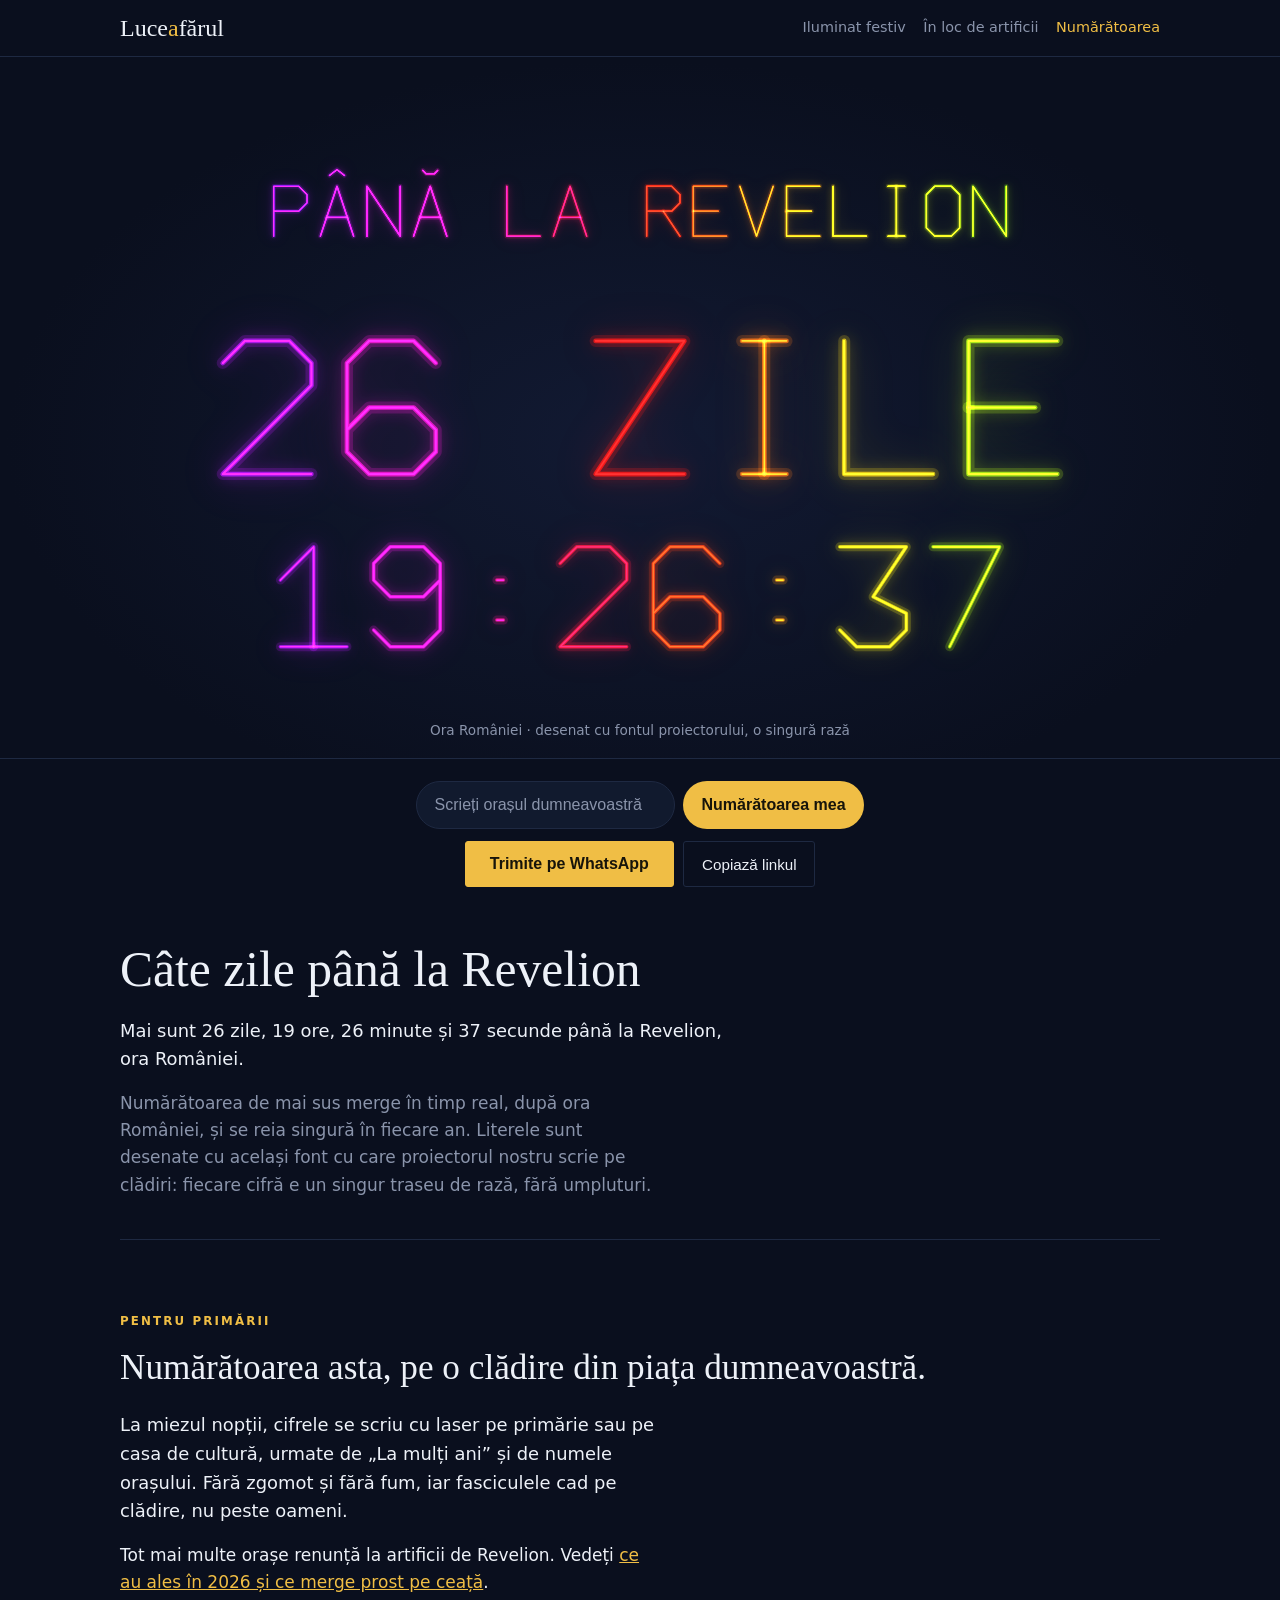
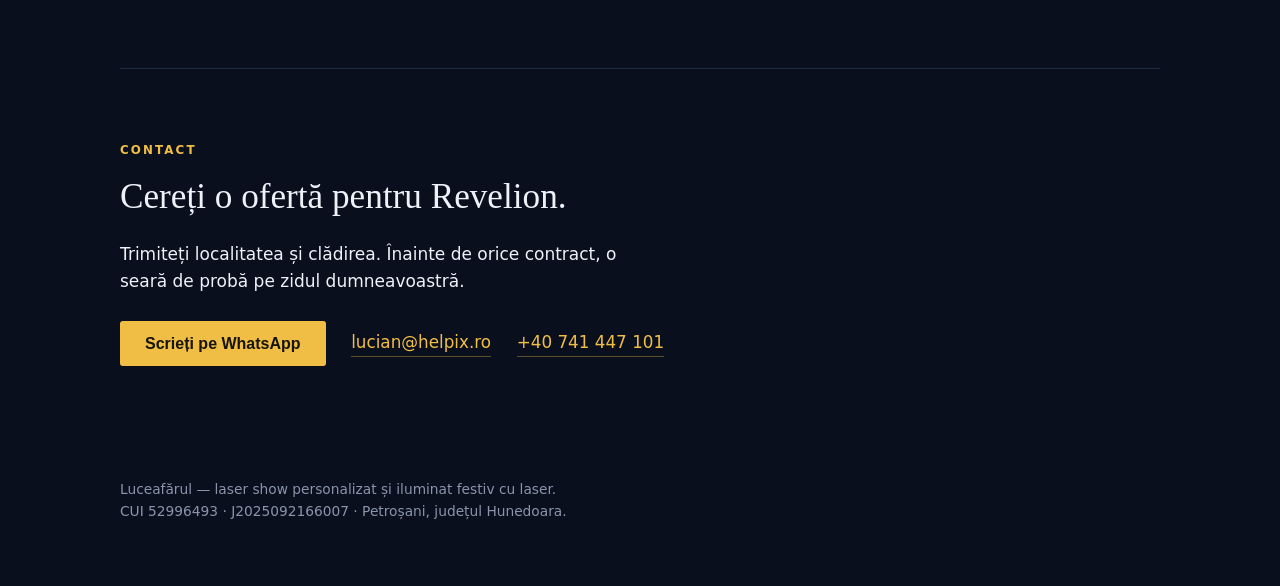
<file: revelion/index.html>
<!doctype html>
<html lang="ro">
<head>
<meta charset="utf-8">
<meta name="viewport" content="width=device-width, initial-scale=1">
<title>Câte zile până la Revelion? Numărătoare inversă desenată cu laser | Luceafărul</title>
<meta name="description" content="Câte zile, ore și secunde mai sunt până la Revelion, ora României. Numărătoare inversă în timp real, desenată cu același font cu care proiectorul nostru scrie pe clădiri.">
<link rel="canonical" href="https://vectir.ro/revelion/">
<meta property="og:type" content="website">
<meta property="og:locale" content="ro_RO">
<meta property="og:site_name" content="Luceafărul">
<meta property="og:title" content="Câte zile până la Revelion? Numărătoarea desenată cu laser">
<meta property="og:description" content="Zile, ore și secunde până la miezul nopții, ora României. Deschideți și urmăriți raza.">
<meta property="og:url" content="https://vectir.ro/revelion/">
<meta property="og:image" content="https://vectir.ro/img/og-revelion-v2.jpg">
<meta property="og:image:width" content="1200">
<meta property="og:image:height" content="630">
<meta name="twitter:card" content="summary_large_image">
<link rel="stylesheet" href="/style.css">
<style>
  .count { position: relative; height: min(78vh, 46rem); min-height: 22rem; border-bottom: 1px solid var(--edge);
    background: radial-gradient(ellipse at 50% 55%, #121a33 0%, var(--night) 70%); }
  #laser { position: absolute; inset: 0; width: 100%; height: 100%; display: block; }
  .count .note { position: absolute; left: 0; right: 0; bottom: 1rem; text-align: center;
    color: var(--muted); font-size: .85rem; margin: 0 auto; }
  .readout { font-variant-numeric: tabular-nums; }
  .town { padding-block: 1.4rem 0; display: flex; flex-direction: column; align-items: center; gap: .8rem; }
  .town form { display: flex; gap: .5rem; width: 100%; max-width: 28rem; }
  .town input { flex: 1 1 auto; min-width: 0; font: 500 1rem Archivo, sans-serif; letter-spacing: .03em;
    text-transform: uppercase; color: var(--snow); background: var(--raised); border: 1px solid var(--edge);
    border-radius: 999px; padding: .85rem 1.1rem; }
  .town input::placeholder { text-transform: none; letter-spacing: 0; color: var(--muted); }
  .town input:focus-visible, .town button:focus-visible { outline: 2px solid var(--gold); outline-offset: 2px; }
  .town form button { flex: 0 0 auto; font: 600 1rem Archivo, sans-serif; color: #17140A; background: var(--gold);
    border: 0; border-radius: 999px; padding: .85rem 1.15rem; cursor: pointer; }
  .share { display: flex; flex-wrap: wrap; gap: .6rem; justify-content: center; }
  .share button { font: 500 .95rem Archivo, sans-serif; color: var(--snow); background: transparent;
    border: 1px solid var(--edge); border-radius: 3px; padding: .8rem 1.1rem; cursor: pointer; }
</style>
<script type="application/ld+json">{"@context":"https://schema.org","@graph":[{"@type":"WebPage","@id":"https://vectir.ro/revelion/","url":"https://vectir.ro/revelion/","name":"Câte zile până la Revelion? Numărătoare inversă desenată cu laser","inLanguage":"ro","about":{"@id":"https://vectir.ro/#firma"}},{"@type":"LocalBusiness","@id":"https://vectir.ro/#firma","name":"Luceafărul","url":"https://vectir.ro/","telephone":"+40741447101","address":{"@type":"PostalAddress","addressLocality":"Petroșani","addressRegion":"Hunedoara","addressCountry":"RO"}}]}</script>
</head>
<body style="margin:0">

<header class="top"><div class="shell">
  <a class="home" href="/">Luce<span>a</span>fărul</a>
  <nav aria-label="Pagini"><a href="/iluminat-festiv-laser/">Iluminat festiv</a><a href="/alternativa-artificii/">În loc de artificii</a><a href="/revelion/" aria-current="page">Numărătoarea</a></nav>
</div></header>

<div class="count">
  <canvas id="laser" aria-hidden="true"></canvas>
  <p class="note">Ora României · desenat cu fontul proiectorului, o singură rază</p>
</div>
<div class="shell town">
  <form id="townForm" autocomplete="off">
    <label class="visually-hidden" for="townName">Orașul dumneavoastră</label>
    <input id="townName" type="search" maxlength="16" placeholder="Scrieți orașul dumneavoastră" enterkeyhint="done" autocomplete="off" autocorrect="off" autocapitalize="characters" spellcheck="false">
    <button type="submit">Numărătoarea mea</button>
  </form>
  <div class="share" id="share">
    <a class="go" id="shareWa" href="#" rel="noopener">Trimite pe WhatsApp</a>
    <button type="button" id="shareCopy">Copiază linkul</button>
  </div>
</div>

<main class="shell">
  <div class="page-head">
    <h1>Câte zile până la Revelion</h1>
    <p class="lead readout" id="readout">Mai sunt câteva zile până la Revelion.</p>
    <p class="muted">Numărătoarea de mai sus merge în timp real, după ora României, și se reia singură
      în fiecare an. Literele sunt desenate cu același font cu care proiectorul nostru scrie pe clădiri:
      fiecare cifră e un singur traseu de rază, fără umpluturi.</p>
  </div>

  <section>
    <p class="kicker">Pentru primării</p>
    <h2>Numărătoarea asta, pe o clădire din piața dumneavoastră.</h2>
    <p class="lead">La miezul nopții, cifrele se scriu cu laser pe primărie sau pe casa de cultură, urmate
      de „La mulți ani” și de numele orașului. Fără zgomot și fără fum, iar fasciculele cad pe clădire, nu
      peste oameni.</p>
    <p>Tot mai multe orașe renunță la artificii de Revelion. Vedeți <a href="/alternativa-artificii/" style="color:var(--gold)">ce
      au ales în 2026 și ce merge prost pe ceață</a>.</p>
  </section>

  <section class="contact">
    <p class="kicker">Contact</p>
    <h2>Cereți o ofertă pentru Revelion.</h2>
    <p>Trimiteți localitatea și clădirea. Înainte de orice contract, o seară de probă pe zidul dumneavoastră.</p>
    <div class="reach">
      <a class="go" href="https://wa.me/40741447101?text=Bun%C4%83%20ziua.%20A%C8%99%20vrea%20o%20ofert%C4%83%20pentru%20num%C4%83r%C4%83toarea%20de%20Revelion%20cu%20laser." rel="noopener">Scrieți pe WhatsApp</a>
      <a href="mailto:lucian@helpix.ro?subject=Luceaf%C4%83rul%20%E2%80%94%20Revelion">lucian@helpix.ro</a>
      <a href="tel:+40741447101">+40 741 447 101</a>
    </div>
  </section>

  <footer>
    Luceafărul — laser show personalizat și iluminat festiv cu laser.<br>
    CUI 52996493 · J2025092166007 · Petroșani, județul Hunedoara.
  </footer>
</main>

<script src="/glyphs.js"></script>
<script>
/*
 * A live countdown to midnight, Romanian time, drawn the way the projector draws:
 * single-stroke glyphs, additive colour, a soft bloom where the beam sits on the wall.
 * The target is computed from the clock every frame, so the page is never stale and
 * rolls over to the next year on its own.
 */
(function () {
  const canvas = document.getElementById('laser');
  const readout = document.getElementById('readout');
  if (!canvas || typeof GLYPHS === 'undefined') return;
  const ctx = canvas.getContext('2d');
  const reduced = matchMedia('(prefers-reduced-motion: reduce)').matches;
  const ADV = 5.6 / 6;

  // Midnight in Bucharest is 22:00 UTC on 31 December (EET, UTC+2, no DST in winter).
  function target(now) {
    const y = new Date(now).getUTCFullYear();
    let t = Date.UTC(y, 11, 31, 22, 0, 0);
    // Keep greeting for the first day of the new year, then count to the next one.
    if (now >= t + 86400000) t = Date.UTC(y + 1, 11, 31, 22, 0, 0);
    return t;
  }
  const pad = (n) => String(n).padStart(2, '0');

  const clean = (v) => [...v.toUpperCase()].filter((c) => c === ' ' || GLYPHS[c]).join('').trim().slice(0, 16);
  let town = '';
  try { town = clean(decodeURIComponent(location.hash.slice(1))); } catch (e) {}

  function lines(now) {
    const t = target(now);
    const left = t - now;
    if (left <= 0) {
      const year = new Date(t + 3600000 * 3).getUTCFullYear();
      readout.textContent = `La mulți ani ${year}${town ? ', ' + town : ''}!`;
      return town ? [['LA MULȚI ANI', 0.12], [town, 0.16], [String(year) + '!', 0.2]]
                  : [['LA MULȚI ANI', 0.13], [String(year) + '!', 0.3]];
    }
    const s = Math.floor(left / 1000);
    const d = Math.floor(s / 86400), h = Math.floor(s % 86400 / 3600), m = Math.floor(s % 3600 / 60), sec = s % 60;
    readout.textContent = `Mai sunt ${d} ${d === 1 ? 'zi' : 'zile'}, ${h} ore, ${m} minute și ${sec} secunde până la Revelion${town ? ' la ' + town : ''}, ora României.`;
    return [[town || 'PÂNĂ LA REVELION', town ? 0.11 : 0.075], [`${d} ${d === 1 ? 'ZI' : 'ZILE'}`, 0.2], [`${pad(h)}:${pad(m)}:${pad(sec)}`, 0.15]];
  }

  function layout(text, size, cy, W, H) {
    const chars = [...text];
    const span = chars.length * ADV;
    let k = size * Math.min(W, H * 0.95);
    if (span * k > W * 0.9) k = W * 0.9 / span;
    let x = W / 2 - span * k / 2 + ADV * k / 2;
    const out = [];
    chars.forEach((ch) => {
      const g = GLYPHS[ch];
      if (g) for (const stroke of g) {
        const u = (x - (W / 2 - span * k / 2)) / (span * k);
        out.push({ u, pts: stroke.map((p) => [x + p[0] * k, cy - p[1] * k]) });
      }
      x += ADV * k;
    });
    return { out, k };
  }

  const form = document.getElementById('townForm'), input = document.getElementById('townName');
  const share = document.getElementById('share'), wa = document.getElementById('shareWa'), copy = document.getElementById('shareCopy');
  // The town applies as it is typed - no button to find - and the share links are
  // always live: with a town they carry it, without one they carry the page.
  function setTown(name) {
    town = clean(name);
    const base = location.href.split('#')[0];
    history.replaceState(null, '', town ? '#' + encodeURIComponent(town.toLowerCase()) : base);
    const url = location.href;
    wa.href = 'https://wa.me/?text=' + encodeURIComponent(town
      ? `Numărătoarea până la Revelion, pentru ${town}, desenată cu laser: ${url}`
      : `Câte zile mai sunt până la Revelion? Numărătoarea desenată cu laser: ${url}`);
    document.title = town ? `${town}: câte zile până la Revelion | Luceafărul`
                          : 'Câte zile până la Revelion? Numărătoare inversă desenată cu laser | Luceafărul';
  }
  input.addEventListener('input', () => setTown(input.value));
  form.addEventListener('submit', (e) => { e.preventDefault(); setTown(input.value); input.blur(); });
  copy.addEventListener('click', () => {
    const done = () => { copy.textContent = 'Link copiat'; setTimeout(() => (copy.textContent = 'Copiază linkul'), 1800); };
    if (navigator.share) { navigator.share({ title: document.title, url: location.href }).catch(() => {}); return; }
    navigator.clipboard?.writeText(location.href).then(done, () => {});
  });
  input.value = town; setTown(town);

  let dpr = 1;
  function resize() {
    dpr = Math.min(devicePixelRatio || 1, 2);
    const r = canvas.getBoundingClientRect();
    canvas.width = Math.max(1, Math.round(r.width * dpr));
    canvas.height = Math.max(1, Math.round(r.height * dpr));
  }
  new ResizeObserver(resize).observe(canvas);
  resize();

  function frame(ms) {
    const W = canvas.width, H = canvas.height, t = ms / 1000;
    ctx.globalCompositeOperation = 'source-over';
    ctx.clearRect(0, 0, W, H);
    ctx.globalCompositeOperation = 'lighter';
    ctx.lineCap = 'round'; ctx.lineJoin = 'round';
    const L = lines(Date.now());
    const gaps = L.length === 3 ? [-0.28, 0.0, 0.27] : [-0.12, 0.12];
    const flick = reduced ? 1 : 0.94 + Math.random() * 0.06;
    L.forEach(([text, size], i) => {
      const { out, k } = layout(text, size, H * (0.5 + gaps[i]), W, H);
      for (const s of out) {
        const hue = ((s.u * 0.5 + (reduced ? 0 : t * 0.15)) % 1) * 360;
        const col = `hsla(${hue},100%,${58 * flick}%,`;
        for (const [w, a, blur] of [[k * 0.09, 0.18, k * 0.35], [k * 0.035, 0.55, k * 0.12], [Math.max(1.2 * dpr, k * 0.012), 1, 0]]) {
          ctx.shadowBlur = blur; ctx.shadowColor = col + '0.9)';
          ctx.strokeStyle = col + a + ')'; ctx.lineWidth = w;
          ctx.beginPath();
          s.pts.forEach(([x, y], j) => (j ? ctx.lineTo(x, y) : ctx.moveTo(x, y)));
          ctx.stroke();
        }
      }
    });
    ctx.shadowBlur = 0;
  }
  function loop(ms) { frame(ms); requestAnimationFrame(loop); }
  frame(performance.now());
  requestAnimationFrame(loop);
})();
</script>
<script src="/wa.js?v=5"></script>
<!-- Cloudflare Web Analytics --><script type='module' src='https://static.cloudflareinsights.com/beacon.min.js' data-cf-beacon='{"token": "c10756ce93a645f2bd230e4c76122468"}'></script><!-- End Cloudflare Web Analytics -->
</body>
</html>
</file>
<file: style.css>
/*
   * One theme on purpose.
   *
   * The subject is light drawn on a dark building in December. A light mode
   * would be a page about laser projection rather than a page that looks like
   * it - so every colour is painted explicitly and nothing is inherited from
   * the host.
   *
   * The palette is a winter night over a town square, not a nightclub: deep
   * indigo rather than black, and the accent is the warm gold of a light
   * string - GOLD 255,190,40 from src/core/figures.ts, the exact colour the
   * projector draws.
   */
  :root {
    color-scheme: dark;
    --night:   #0A0F1E;
    --raised:  #111A2E;
    --edge:    #1E2942;
    --snow:    #EDF1F8;
    --muted:   #8A94AB;
    --gold:    #F0BE45;
    --ember:   #FF8A63;
    --pine:    #6FDCA0;
    --measure: 34rem;
  }

  * { box-sizing: border-box; }

  body {
    margin: 0;
    background: var(--night);
    color: var(--snow);
    font: 400 17px/1.6 Archivo, system-ui, -apple-system, "Segoe UI", sans-serif;
    -webkit-font-smoothing: antialiased;
  }

  img { display: block; max-width: 100%; }

  .shell { max-width: 68rem; margin: 0 auto; padding: 0 1.5rem; }

  /* ---------- Hero ---------- */

  .hero { position: relative; overflow: hidden; border-bottom: 1px solid var(--edge); }
  .hero-img {
    width: 100%; height: clamp(20rem, 62vh, 34rem); object-fit: cover;
    object-position: 50% 34%; opacity: .85;
  }
  .hero-veil {
    position: absolute; inset: 0;
    background: linear-gradient(180deg, rgba(10,15,30,.72) 0%, rgba(10,15,30,.30) 42%, rgba(10,15,30,.95) 100%);
  }
  .hero-text {
    position: absolute; inset: auto 0 0 0;
    padding: 0 1.5rem 2.6rem;
  }
  .hero-inner { max-width: 68rem; margin: 0 auto; }

  .mark {
    font-family: Newsreader, Georgia, serif;
    font-weight: 300; font-size: clamp(2.6rem, 9vw, 5rem);
    line-height: 1; letter-spacing: .01em; margin: 0 0 .1em;
    color: var(--snow);
  }
  .mark span { color: var(--gold); }

  .tagline {
    font-family: Newsreader, Georgia, serif;
    font-weight: 400; font-size: clamp(1.15rem, 3.2vw, 1.6rem);
    line-height: 1.35; margin: 0; max-width: 30rem;
    color: var(--snow); text-wrap: balance;
  }

  .kicker {
    font-size: .74rem; font-weight: 600; letter-spacing: .18em;
    text-transform: uppercase; color: var(--gold); margin: 0 0 1rem;
  }

  /* ---------- Sections ---------- */

  section { padding: 4.5rem 0; border-bottom: 1px solid var(--edge); }
  section:last-of-type { border-bottom: 0; }

  h2 {
    font-family: Newsreader, Georgia, serif;
    font-weight: 400; font-size: clamp(1.6rem, 4.4vw, 2.2rem);
    line-height: 1.2; margin: 0 0 1.4rem; text-wrap: balance;
  }
  h3 { font-size: 1rem; font-weight: 600; margin: 0 0 .35rem; }

  p { margin: 0 0 1rem; max-width: var(--measure); }
  p:last-child { margin-bottom: 0; }
  .lead { font-size: 1.12rem; color: var(--snow); }
  .muted { color: var(--muted); }

  /* ---------- The demo generator ---------- */

  .demo { background: var(--raised); border: 1px solid var(--edge); border-radius: 4px; padding: 2rem 1.75rem; }
  .demo-row { display: flex; flex-wrap: wrap; gap: .7rem; margin-top: 1.4rem; }
  .demo input {
    flex: 1 1 14rem; min-width: 0;
    font: 500 1.05rem Archivo, sans-serif; letter-spacing: .04em; text-transform: uppercase;
    color: var(--snow); background: var(--night);
    border: 1px solid var(--edge); border-radius: 3px; padding: .8rem .9rem;
  }
  .demo input::placeholder { color: var(--muted); text-transform: none; letter-spacing: 0; }
  .demo input:focus-visible, a:focus-visible, button:focus-visible { outline: 2px solid var(--gold); outline-offset: 2px; }

  .go {
    font: 600 1rem Archivo, sans-serif; text-decoration: none; white-space: nowrap;
    background: var(--gold); color: #17140A;
    border: 1px solid var(--gold); border-radius: 3px; padding: .8rem 1.5rem;
    display: inline-flex; align-items: center; cursor: pointer;
  }
  .go:hover { background: #FFD066; border-color: #FFD066; }

  #sim {
    display: block; width: 100%; height: clamp(9rem, 26vw, 13rem);
    margin-top: 1.1rem; background: var(--night);
    border: 1px solid var(--edge); border-radius: 3px;
  }
  .simnote { color: var(--muted); font-size: .87rem; margin: .8rem 0 0; max-width: 32rem; }

  /* ---------- Three claims ---------- */

  .claims { display: grid; grid-template-columns: repeat(auto-fit, minmax(15rem, 1fr)); gap: 2.2rem; }
  .claims p { color: var(--muted); font-size: .97rem; margin: 0; }
  .claims .n {
    font-family: Newsreader, Georgia, serif; font-size: 1.5rem;
    color: var(--gold); display: block; margin-bottom: .5rem; line-height: 1;
  }

  .tagline .sub { display: block; margin-top: .5rem; font-size: .72em; color: var(--gold);
    font-family: Archivo, sans-serif; font-weight: 500; letter-spacing: .01em; }

  /* The facts list above set a two-column grid on any dl > div; these rows are
     stacked, so every inherited part of that has to be undone explicitly. */
  dl.lessons { margin: 2rem 0 0; display: grid; gap: 1.7rem; max-width: 42rem; }
  dl.lessons > div { display: grid; grid-template-columns: 1fr; gap: .3rem;
    padding: 0; border-bottom: 0; }
  dl.lessons dt { font-weight: 600; font-size: 1.02rem; color: var(--snow); text-align: left; }
  dl.lessons dd { margin: 0; color: var(--muted); font-size: .97rem; font-weight: 400;
    text-align: left; max-width: var(--measure); }

  .close { margin-top: 2.6rem; padding-top: 1.5rem; border-top: 1px solid var(--edge);
    max-width: 38rem; }
  .close p { font-size: 1.06rem; margin-bottom: .9rem; }
  .close b { color: var(--snow); font-weight: 600; }
  .close strong { color: var(--gold); font-weight: 600; }
  .close .last { font-family: Newsreader, Georgia, serif; font-size: 1.35rem; line-height: 1.3;
    color: var(--snow); margin: 1.3rem 0 0; }

  /* ---------- Proof ---------- */

  .plates { display: grid; grid-template-columns: repeat(auto-fit, minmax(17rem, 1fr)); gap: 1.5rem; margin-top: 2rem; }
  figure { margin: 0; }
  figure img { width: 100%; aspect-ratio: 4 / 3; object-fit: cover; border-radius: 3px; border: 1px solid var(--edge); }
  figcaption { color: var(--muted); font-size: .89rem; margin-top: .6rem; }
  figcaption b { color: var(--snow); font-weight: 600; }

  /* ---------- Facts ---------- */

  dl { margin: 0; max-width: 40rem; }
  dl > div {
    display: grid; grid-template-columns: 1fr auto; gap: 1.5rem; align-items: baseline;
    padding: .8rem 0; border-bottom: 1px solid var(--edge);
  }
  dl > div:last-child { border-bottom: 0; }
  dt { color: var(--muted); }
  dd { margin: 0; font-weight: 600; font-variant-numeric: tabular-nums; text-align: right; }

  /* ---------- Safety ---------- */

  .safety { border-left: 2px solid var(--pine); padding-left: 1.3rem; }
  .safety h2 { margin-bottom: 1rem; }

  /* ---------- Contact ---------- */

  .contact a { color: var(--gold); text-decoration: none; border-bottom: 1px solid rgba(240,190,69,.35); }
  .contact a:hover { border-bottom-color: var(--gold); }

  footer { padding: 2.5rem 0 4rem; color: var(--muted); font-size: .86rem; }

  @media (prefers-reduced-motion: reduce) { * { animation: none !important; transition: none !important; } }

  /* Applications, and the one-supplier argument. */
  .scene h2 { font-size: clamp(1.9rem, 5.5vw, 2.9rem); line-height: 1.12; }
  .scene .lead { font-size: 1.2rem; line-height: 1.55; max-width: 34rem; }
  .punch { margin-top: 1.8rem; padding-top: 1.3rem; border-top: 1px solid var(--edge);
    font-family: Newsreader, Georgia, serif; font-size: 1.5rem; line-height: 1.3;
    color: var(--snow); max-width: 34rem; }
  .punch strong { color: var(--gold); font-weight: 400; }

  .uses { display: grid; grid-template-columns: repeat(auto-fit, minmax(15rem, 1fr));
    gap: 2rem 2.4rem; margin-top: 2.2rem; }
  .uses h3 { font-family: Newsreader, Georgia, serif; font-weight: 400; font-size: 1.25rem;
    color: var(--gold); margin: 0 0 .45rem; }
  .uses p { margin: 0; color: var(--muted); font-size: .96rem; max-width: 22rem; }

  ol.chain { list-style: none; margin: 2rem 0 0; padding: 0; display: grid; gap: 1.5rem;
    max-width: 42rem; counter-reset: step; }
  ol.chain > li { display: grid; grid-template-columns: 2.2rem 1fr; gap: 1rem; align-items: baseline; }
  ol.chain > li::before { counter-increment: step; content: counter(step);
    font-family: Newsreader, Georgia, serif; font-size: 1.5rem; color: var(--gold); line-height: 1; }
  ol.chain h3 { font-size: 1rem; font-weight: 600; margin: 0 0 .25rem; }
  ol.chain p { margin: 0; color: var(--muted); font-size: .96rem; }

  .whole { margin-top: 2.4rem; padding: 1.5rem 1.6rem; background: var(--raised);
    border: 1px solid var(--edge); border-left: 3px solid var(--gold); border-radius: 3px; }
  .whole p { margin: 0; font-size: 1.05rem; max-width: 36rem; }
  .whole strong { color: var(--gold); font-weight: 600; }

/* ---------- The traced wordmark ---------- */

.visually-hidden {
  position: absolute; width: 1px; height: 1px; margin: -1px;
  padding: 0; overflow: hidden; clip-path: inset(50%); white-space: nowrap;
}

#heroLaser { cursor: pointer;
  display: block; width: 100%; height: clamp(3rem, 11vw, 9rem);
  margin: 0 0 .3rem -1.5%;
}

/* On a phone the canvas box is short, so the word ends up almost touching the
   line under it. Give it air there, where the box cannot. */
@media (max-width: 34rem) {
  #heroLaser { margin-bottom: .9rem; }
}

/* ---------- Scroll-driven reveals ----------
   Native in every current browser: the animation is driven by the element's
   own position in the viewport, on the compositor, so it costs nothing on the
   main thread and holds 60fps on a phone.

   The range ends early and fills forwards, so a section is fully readable well
   before it reaches the middle of the screen - a reveal that needs scrolling to
   finish is a reveal that hides content. */

@media (prefers-reduced-motion: no-preference) {
  @supports (animation-timeline: view()) {
    main > section {
      animation: rise linear both;
      animation-timeline: view();
      animation-range: entry 0% entry 42%;
    }
    @keyframes rise {
      from { opacity: 0; transform: translateY(1.6rem); }
      to   { opacity: 1; transform: none; }
    }

    /* The three figures count in one after another rather than as a block. */
    .claims > div { animation: rise linear both; animation-timeline: view();
      animation-range: entry 0% entry 55%; }
    .claims > div:nth-child(2) { animation-range: entry 4% entry 60%; }
    .claims > div:nth-child(3) { animation-range: entry 8% entry 65%; }
  }
}

/* ---------- The fan of beams ----------
   Additive light over the photograph: screen blending so it can only ever add,
   which is the one thing a laser can do and the one thing it cannot undo. */

#heroBeams {
  position: absolute; inset: 0; width: 100%; height: 100%;
  pointer-events: none; mix-blend-mode: screen;

  /* The beams belong in the air over the building, not across the reader's
     eye: the layer is masked away where the title and the line of copy sit. */
  -webkit-mask-image: linear-gradient(180deg, #000 0%, #000 38%, rgba(0,0,0,.30) 70%, rgba(0,0,0,.06) 100%);
  mask-image: linear-gradient(180deg, #000 0%, #000 38%, rgba(0,0,0,.30) 70%, rgba(0,0,0,.06) 100%);
}

/* ---------- Price ---------- */

.price h2 { color: var(--gold); }
.price p { max-width: 36rem; }

/* ---------- Reaching a person ---------- */

.reach {
  display: flex; flex-wrap: wrap; align-items: center; gap: 1rem 1.6rem;
  margin-top: 1.6rem; font-size: 1.05rem;
}
/* .contact a paints every link gold; on the filled button that is gold on gold. */
.reach .go { text-decoration: none; color: #17140A; border-bottom: 0; }
.reach .go:hover { color: #17140A; }
.who { margin-top: 1.4rem; color: var(--muted); font-size: .95rem; max-width: 34rem; }

/* ---------- Page-to-page ----------
   The move to the simulator is a cross-fade instead of a white flash. Browsers
   without it navigate exactly as before. */

@view-transition { navigation: auto; }

@media (prefers-reduced-motion: reduce) {
  ::view-transition-group(*), ::view-transition-old(*), ::view-transition-new(*) {
    animation: none !important;
  }
}

/* Fewer orphans and better break points, everywhere it is supported. */
p, li, dd, figcaption { text-wrap: pretty; }

/* ---------- "Ce este": the copy, and the feature running beside it ---------- */

.what { display: grid; grid-template-columns: minmax(0, 1fr) minmax(0, 20rem); gap: 3rem; }
.what > div { min-width: 0; }

#verse {
  display: block; width: 100%; height: 100%; min-height: 26rem;
  border: 1px solid var(--edge); border-radius: 3px;
  background: linear-gradient(180deg, #070B16 0%, #0A0F1E 100%);
  /* The roll fades in and out at the edges instead of being cut off. */
  -webkit-mask-image: linear-gradient(180deg, transparent 0%, #000 18%, #000 82%, transparent 100%);
  mask-image: linear-gradient(180deg, transparent 0%, #000 18%, #000 82%, transparent 100%);
}

@media (max-width: 60rem) {
  .what { grid-template-columns: 1fr; gap: 2rem; }
  #verse { min-height: 18rem; }
}

/* ---------- Folded proof ----------
   Open by click, not by default: the claim stays on the page, the evidence
   waits for whoever wants it. */

.lessons-fold { margin-top: 1.8rem; }
.lessons-fold > summary {
  cursor: pointer; list-style: none;
  display: inline-flex; align-items: center; gap: .6rem;
  font-size: .95rem; font-weight: 600; color: var(--gold);
  padding: .55rem 0; border-bottom: 1px solid rgba(240,190,69,.35);
}
.lessons-fold > summary::-webkit-details-marker { display: none; }
.lessons-fold > summary::after { content: "+"; font-weight: 400; font-size: 1.1em; }
.lessons-fold[open] > summary::after { content: "\2212"; }
.lessons-fold > summary:hover { border-bottom-color: var(--gold); }
.lessons-fold > summary:focus-visible { outline: 2px solid var(--gold); outline-offset: 3px; }
.lessons-fold dl.lessons { margin-top: 1.6rem; }

  /* ---------- Inner pages (one per question a town hall actually types) ---------- */

  .top { border-bottom: 1px solid var(--edge); }
  .top .shell { display: flex; justify-content: space-between; align-items: center; gap: 1rem;
    flex-wrap: wrap; padding-block: 1rem; }
  .top a.home { font: 300 1.5rem/1 Newsreader, Georgia, serif; color: var(--snow); text-decoration: none; }
  .top a.home span { color: var(--gold); }
  .top nav { display: flex; flex-wrap: wrap; gap: .4rem 1.1rem; font-size: .9rem; }
  .top nav a { color: var(--muted); text-decoration: none; }
  .top nav a:hover, .top nav a[aria-current="page"] { color: var(--gold); }

  .page-head { padding: 3.5rem 0 2.5rem; border-bottom: 1px solid var(--edge); }
  .page-head h1 { font: 300 clamp(2rem, 6vw, 3.1rem)/1.1 Newsreader, Georgia, serif;
    margin: 0 0 1.2rem; text-wrap: balance; max-width: 40rem; }
  .page-head .lead { max-width: 38rem; }

  .facts-table { overflow-x: auto; margin-top: 1.4rem; }
  .facts-table table { border-collapse: collapse; width: 100%; min-width: 30rem; font-size: .95rem; }
  .facts-table th, .facts-table td { text-align: left; padding: .65rem .8rem; border-bottom: 1px solid var(--edge);
    vertical-align: top; }
  .facts-table th { font-size: .72rem; letter-spacing: .12em; text-transform: uppercase; color: var(--muted); font-weight: 600; }
  .facts-table td.num { font-variant-numeric: tabular-nums; white-space: nowrap; color: var(--gold); }

  .faq { display: grid; gap: 1.6rem; max-width: 42rem; }
  .faq h3 { font-size: 1.05rem; color: var(--snow); }
  .faq p { color: var(--muted); }

  .more { display: grid; grid-template-columns: repeat(auto-fit, minmax(15rem, 1fr)); gap: 1.2rem; margin-top: 1.6rem; }
  .more a { display: block; background: var(--raised); border: 1px solid var(--edge); border-radius: 4px;
    padding: 1.2rem 1.3rem; color: var(--snow); text-decoration: none; }
  .more a:hover { border-color: var(--gold); }
  .more a b { display: block; font: 400 1.2rem/1.25 Newsreader, Georgia, serif; margin-bottom: .4rem; }
  .more a span { color: var(--muted); font-size: .92rem; }

  /* ---------- The show first: real footage in the hero ---------- */

  .hero-vid { position: absolute; top: 0; right: 0; height: 100%; aspect-ratio: 9 / 16;
    object-fit: cover; opacity: .9; }
  .hero-vid + .hero-veil { pointer-events: none; }
  section.first-look { padding-top: 3rem; }

  /* Phones are held upright and so is the footage: let it fill the screen. */
  @media (max-width: 48rem) {
    .hero-img { display: none; }
    .hero { height: 82svh; min-height: 30rem; }
    .hero-vid { inset: 0; width: 100%; height: 100%; aspect-ratio: auto; opacity: 1; }
    .hero-veil { background: linear-gradient(180deg, rgba(10,15,30,.15) 0%, rgba(10,15,30,0) 45%, rgba(10,15,30,.92) 100%); }
  }

  /* The WhatsApp button next to the name field must wrap on a narrow phone,
     or it pushes the whole page sideways. */
  .demo-row .go { white-space: normal; text-align: center; justify-content: center; flex: 1 1 12rem; }
  @media (min-width: 48.01rem) {
    .hero-vid { z-index: 1; opacity: 1;
      -webkit-mask-image: linear-gradient(90deg, transparent 0, #000 35%);
              mask-image: linear-gradient(90deg, transparent 0, #000 35%); }
    .hero-text { z-index: 2; }
  }
  .first-look .plates { grid-template-columns: repeat(auto-fit, minmax(13rem, 1fr)); }

  /* On a phone the contact is a thumb away at every scroll position, not only at the end. */
  .wa-float { display: none; }
  @media (max-width: 48rem) {
    .wa-float { display: inline-flex; align-items: center; position: fixed; z-index: 10;
      right: 1rem; bottom: calc(env(safe-area-inset-bottom, 0px) + 1rem);
      font: 600 .95rem Archivo, sans-serif; color: #17140A; background: var(--gold);
      border-radius: 999px; padding: .75rem 1.15rem; text-decoration: none;
      box-shadow: 0 6px 22px rgba(0,0,0,.45); }
    body { padding-bottom: 4.5rem; }
  }

  /* ---------- The show: a beam writing a town's name, first thing on screen ---------- */

  .show { position: relative; height: 100svh; min-height: 34rem; max-height: 62rem; overflow: hidden;
    background: #05070f; border-bottom: 1px solid var(--edge); }
  #show { position: absolute; inset: 0; width: 100%; height: 100%; display: block; }
  .show-brand { position: absolute; top: calc(env(safe-area-inset-top, 0px) + 1.1rem); left: 1.4rem; margin: 0;
    font: 300 1.45rem/1 Newsreader, Georgia, serif; color: var(--snow); letter-spacing: .02em; z-index: 2; }
  .show-brand span { color: var(--gold); }
  .show-ui { position: absolute; left: 0; right: 0; bottom: 0; z-index: 2;
    padding: 4rem 1.4rem calc(env(safe-area-inset-bottom, 0px) + 1.6rem);
    background: linear-gradient(180deg, rgba(5,7,15,0) 0%, rgba(5,7,15,.82) 38%, #05070f 100%);
    display: flex; flex-direction: column; align-items: center; text-align: center; gap: .9rem; }
  .show-line { margin: 0; max-width: 26rem; font: 400 clamp(1.35rem, 5.4vw, 2rem)/1.2 Newsreader, Georgia, serif;
    color: var(--snow); text-wrap: balance; }
  .show-line em { font-style: italic; color: var(--gold); }
  .show-try { display: flex; gap: .5rem; width: 100%; max-width: 26rem; }
  .show-try input { flex: 1 1 auto; min-width: 0; font: 500 1rem Archivo, sans-serif; letter-spacing: .03em;
    text-transform: uppercase; color: var(--snow); background: rgba(17,26,46,.85);
    border: 1px solid var(--edge); border-radius: 999px; padding: .85rem 1.1rem; }
  .show-try input::placeholder { text-transform: none; letter-spacing: 0; color: var(--muted); }
  .show-try input:focus-visible { outline: 2px solid var(--gold); outline-offset: 2px; }
  .show-try button { flex: 0 0 auto; font: 600 1rem Archivo, sans-serif; color: #17140A; background: var(--gold);
    border: 0; border-radius: 999px; padding: .85rem 1.2rem; cursor: pointer; }
  .show-wa { color: var(--gold); font-weight: 600; text-decoration: none; font-size: .98rem; }
  .show-note { margin: 0; color: var(--muted); font-size: .76rem; }

  section.filmed { text-align: center; }
  section.filmed p, section.filmed h2 { margin-left: auto; margin-right: auto; }
  .filmed-vid { display: block; margin: 0 auto; width: min(100%, 22rem); aspect-ratio: 9 / 16;
    object-fit: cover; border-radius: 6px; border: 1px solid var(--edge); background: #000; }

  /* The floating WhatsApp button would sit on top of the hero's own call to action. */
  @media (max-width: 48rem) { .wa-float { transition: opacity .2s; } }
  .wa-float.away { opacity: 0; pointer-events: none; }
</file>
